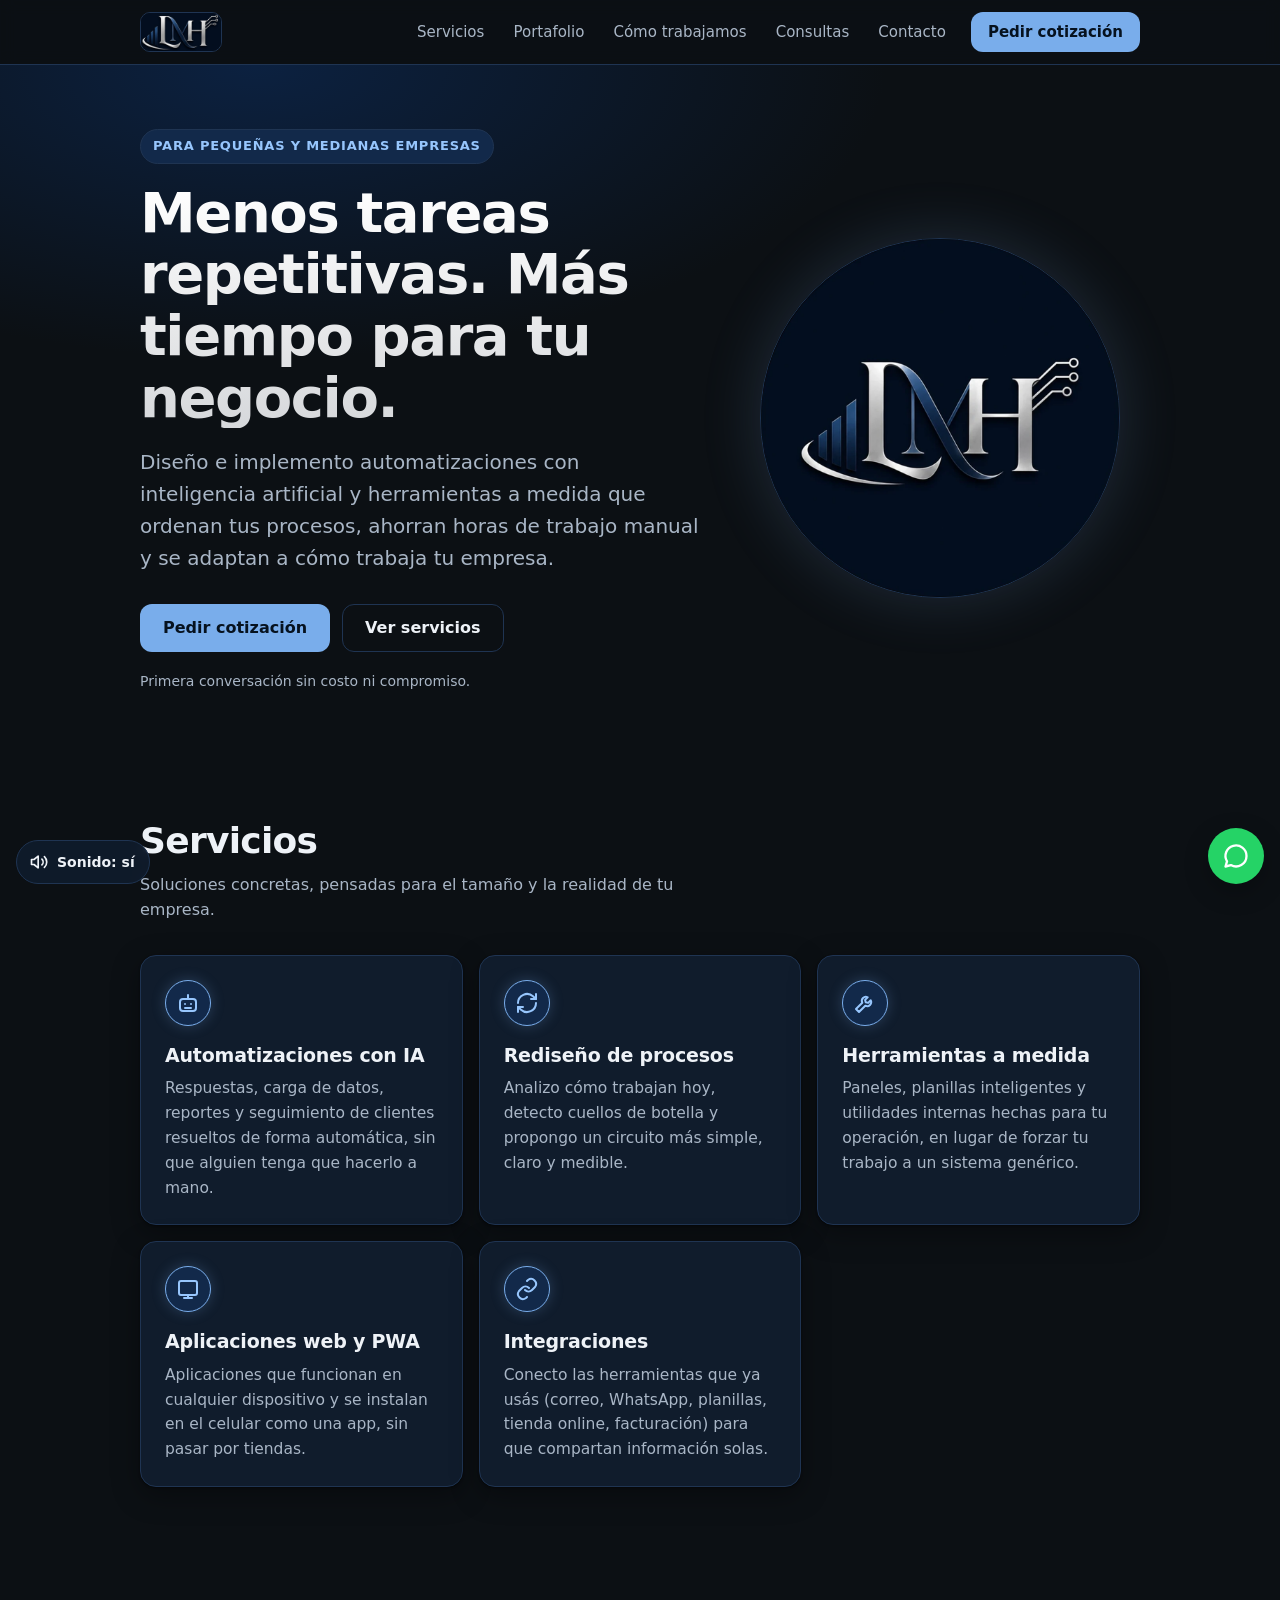
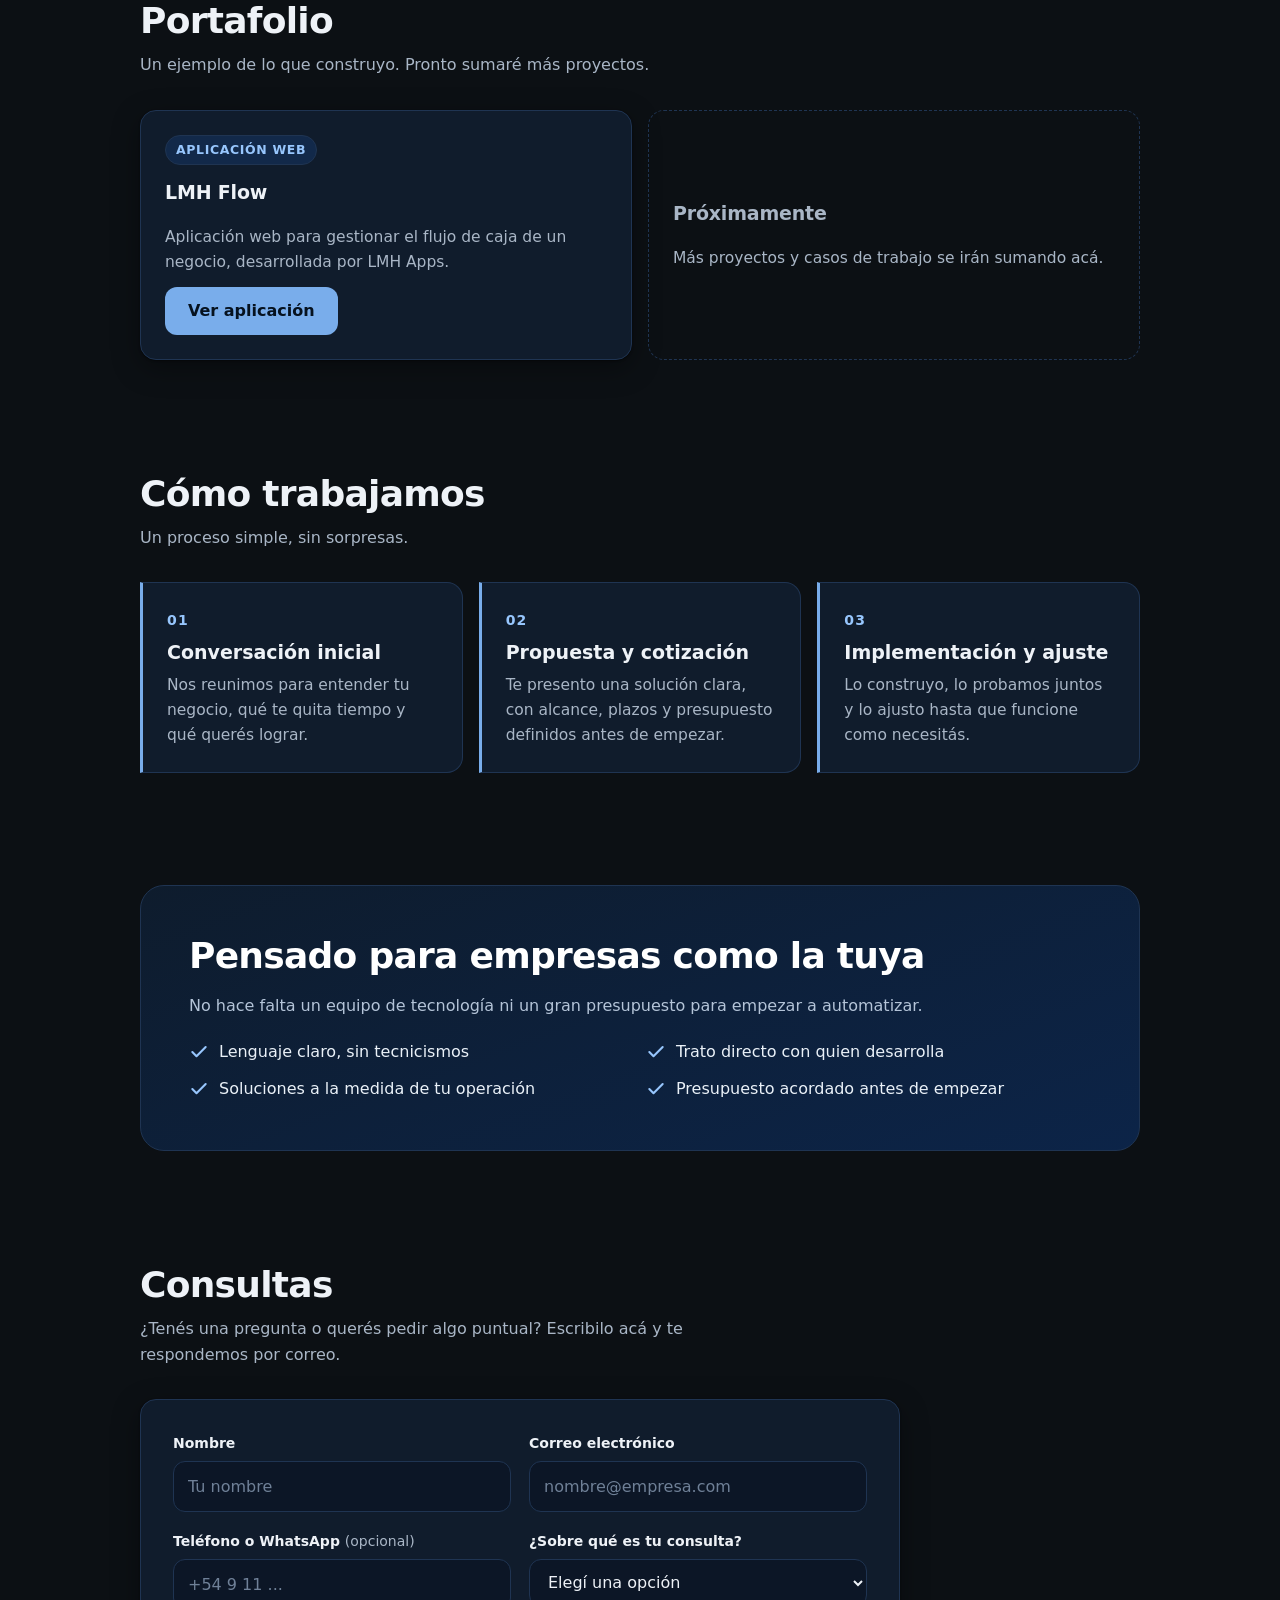
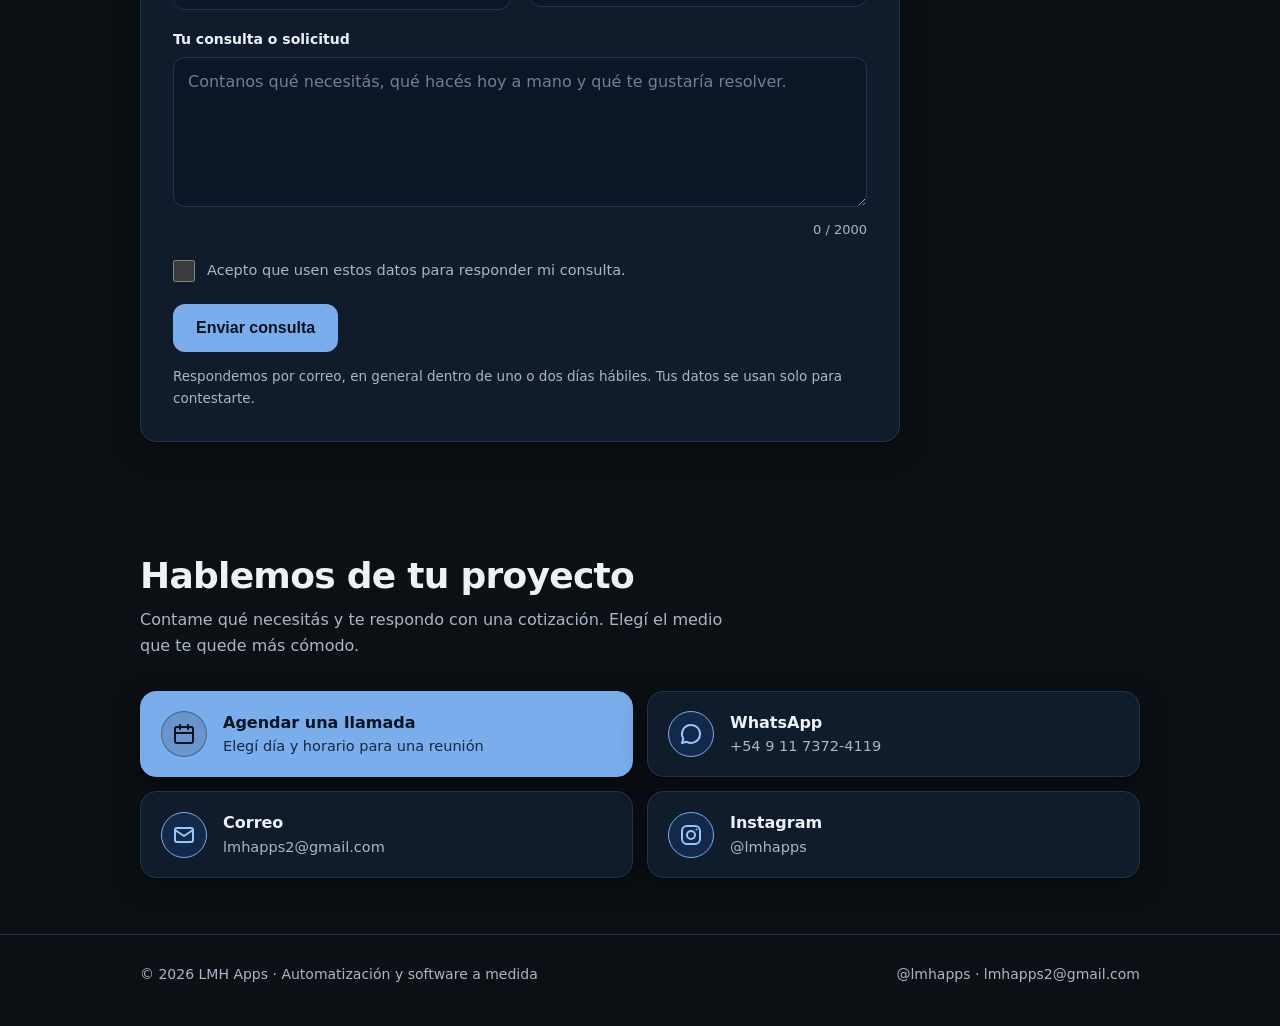
<file: lmhapps-site/index.html>
<!doctype html>
<html lang="es">
<head>
<meta charset="utf-8">
<meta name="viewport" content="width=device-width, initial-scale=1">
<title>LMH Apps · Automatización con IA y software a medida</title>
<meta name="description" content="Automatizaciones con IA, rediseño de procesos, herramientas a medida, aplicaciones web y PWA para pequeñas y medianas empresas. Pedí tu cotización.">
<meta name="theme-color" content="#0c1014">
<meta property="og:title" content="LMH Apps · Automatización con IA y software a medida">
<meta property="og:description" content="Soluciones digitales para pequeñas y medianas empresas. Cotización sin compromiso.">
<meta property="og:type" content="website">
<link rel="icon" type="image/png" href="assets/favicon.png">
<link rel="apple-touch-icon" href="assets/logo.png">
<style>
:root{
  color-scheme:dark;
  --bg:#0c1014; --surface:#101c2c; --ink:#eef2f7; --muted:#a9b6c6; --line:#1f3452;
  --brand:#0e1c2d; --accent:#79adeb; --accent-2:#97c6fd; --accent-ink:#06121f; --accent-soft:#12294a;
  --silver:#d6d8db;
  --shadow:0 1px 2px rgba(0,0,0,.4),0 8px 28px rgba(0,0,0,.35);
}
*{box-sizing:border-box}
html{scroll-behavior:smooth}
body{margin:0;background:var(--bg);color:var(--ink);font:16px/1.6 system-ui,-apple-system,"Segoe UI",Roboto,Arial,sans-serif;-webkit-font-smoothing:antialiased}
a{color:inherit}
.wrap{max-width:1040px;margin:0 auto;padding:0 20px}
header{position:sticky;top:0;z-index:10;background:color-mix(in srgb,var(--bg) 85%,transparent);backdrop-filter:blur(8px);border-bottom:1px solid var(--line)}
.nav{display:flex;align-items:center;justify-content:space-between;height:64px}
.logo{display:flex;align-items:center;gap:10px;font-weight:700;letter-spacing:-.01em;text-decoration:none}
.logo img{height:40px;width:auto;border-radius:10px;border:1px solid var(--line)}
.logo i{display:grid;place-items:center;width:34px;height:34px;border-radius:9px;background:var(--brand);color:var(--accent-2);border:1px solid var(--line);font-style:normal;font-size:14px;letter-spacing:.02em}
.nav a.link{display:none;text-decoration:none;color:var(--muted);font-size:15px;margin-left:24px}
.nav a.link:hover{color:var(--ink)}
@media(min-width:760px){.nav a.link{display:inline}}
.btn{display:inline-flex;align-items:center;justify-content:center;gap:8px;min-height:48px;padding:0 22px;border-radius:12px;font-weight:600;font-size:16px;text-decoration:none;border:1.5px solid transparent;cursor:pointer;transition:transform .12s,box-shadow .12s,background .12s}
.btn:active{transform:translateY(1px)}
.btn:focus-visible,a:focus-visible{outline:3px solid var(--accent);outline-offset:3px}
.btn-primary{background:var(--accent);color:var(--accent-ink)}
.btn-primary:hover{box-shadow:0 6px 22px rgba(121,173,235,.35)}
.btn-ghost{background:transparent;border-color:var(--line);color:var(--ink)}
.btn-ghost:hover{border-color:var(--accent)}
.btn-sm{min-height:40px;padding:0 16px;font-size:15px}
.hero{padding-top:64px;padding-bottom:56px}
.hero-grid{display:grid;gap:40px;align-items:center}
.hero-logo{display:none;width:100%;max-width:360px;height:auto;border-radius:50%;border:1px solid var(--line);box-shadow:0 0 60px rgba(121,173,235,.18);justify-self:center}
@media(min-width:900px){.hero-grid{grid-template-columns:1.4fr 1fr}.hero-logo{display:block}}
main{background:radial-gradient(900px 420px at 20% 0,rgba(12,36,72,.85),transparent 70%) no-repeat}
.eyebrow{display:inline-block;font-size:13px;font-weight:600;letter-spacing:.06em;text-transform:uppercase;color:var(--accent-2);background:var(--accent-soft);border:1px solid var(--line);padding:6px 12px;border-radius:999px}
h1{font-size:clamp(32px,6vw,56px);line-height:1.1;letter-spacing:-.025em;margin:18px 0 18px;max-width:18ch;background:linear-gradient(180deg,#ffffff 0%,var(--silver) 100%);-webkit-background-clip:text;background-clip:text;color:transparent}
.lead{font-size:clamp(17px,2.4vw,20px);color:var(--muted);max-width:60ch;margin:0 0 30px}
.cta-row{display:flex;flex-wrap:wrap;gap:12px}
.hero-note{margin-top:18px;font-size:14px;color:var(--muted)}
section{padding:56px 0}
h2{font-size:clamp(26px,4vw,36px);line-height:1.2;letter-spacing:-.02em;margin:0 0 10px}
.sub{color:var(--muted);max-width:60ch;margin:0 0 32px}
.grid{display:grid;gap:16px;grid-template-columns:1fr}
@media(min-width:620px){.grid{grid-template-columns:repeat(2,1fr)}}
@media(min-width:940px){.grid.g3{grid-template-columns:repeat(3,1fr)}}
.card{background:var(--surface);border:1px solid var(--line);border-radius:16px;padding:24px;box-shadow:var(--shadow)}
.card .ico{width:46px;height:46px;border-radius:50%;background:var(--accent-soft);color:var(--accent-2);border:1.5px solid var(--accent);box-shadow:0 0 14px rgba(121,173,235,.25);display:grid;place-items:center;margin-bottom:14px}
.card h3{margin:0 0 6px;font-size:19px;letter-spacing:-.01em}
.card p{margin:0;color:var(--muted);font-size:15.5px}
svg{display:block}
.steps{counter-reset:s;display:grid;gap:16px}
@media(min-width:760px){.steps{grid-template-columns:repeat(3,1fr)}}
.step{position:relative;padding:24px 24px 24px 24px;border-left:3px solid var(--accent);background:var(--surface);border-radius:0 16px 16px 0;border-top:1px solid var(--line);border-right:1px solid var(--line);border-bottom:1px solid var(--line)}
.step::before{counter-increment:s;content:"0" counter(s);font-weight:700;color:var(--accent-2);font-size:14px;letter-spacing:.08em}
.step h3{margin:4px 0 6px;font-size:19px}
.step p{margin:0;color:var(--muted);font-size:15.5px}
.band{background:linear-gradient(160deg,#0e1c2d 0%,#0c2448 100%);border:1px solid var(--line);color:#eaf1f8;border-radius:24px;padding:36px 24px}
@media(min-width:760px){.band{padding:48px}}
.band h2{color:#fff}
.band p{color:#b4c4d8}
.checks{list-style:none;padding:0;margin:20px 0 0;display:grid;gap:12px}
@media(min-width:760px){.checks{grid-template-columns:repeat(2,1fr)}}
.checks li{display:flex;gap:10px;align-items:flex-start;color:#eaf1f8}
.checks svg{flex:none;margin-top:3px;color:var(--accent-2)}
.contact-grid{display:grid;gap:14px;grid-template-columns:1fr}
@media(min-width:760px){.contact-grid{grid-template-columns:repeat(2,1fr)}}
.contact-card{display:flex;align-items:center;gap:16px;background:var(--surface);border:1px solid var(--line);border-radius:16px;padding:18px 20px;text-decoration:none;box-shadow:var(--shadow);transition:border-color .12s,transform .12s}
.contact-card:hover{border-color:var(--accent);transform:translateY(-2px)}
.contact-card .ico{flex:none;width:46px;height:46px;border-radius:50%;background:var(--accent-soft);color:var(--accent-2);border:1.5px solid var(--accent);display:grid;place-items:center}
.contact-card b{display:block;font-size:16px}
.contact-card span{display:block;color:var(--muted);font-size:14.5px;word-break:break-word}
.contact-card.primary{background:var(--accent);border-color:var(--accent);color:var(--accent-ink)}
.contact-card.primary .ico{background:rgba(6,18,31,.15);color:var(--accent-ink);border-color:rgba(6,18,31,.35);box-shadow:none}
.contact-card.primary span{color:inherit;opacity:.85}

.proj{display:grid;gap:16px;grid-template-columns:1fr}
@media(min-width:760px){.proj{grid-template-columns:repeat(2,1fr)}}
.proj .card{display:flex;flex-direction:column;gap:12px}
.tag{align-self:flex-start;font-size:12.5px;font-weight:600;letter-spacing:.05em;text-transform:uppercase;color:var(--accent-2);background:var(--accent-soft);border:1px solid var(--line);padding:4px 10px;border-radius:999px}
.proj .card .btn{align-self:flex-start;margin-top:auto}
.card.soon{border-style:dashed;background:transparent;box-shadow:none;justify-content:center}
.card.soon h3{color:var(--muted)}

/* Efecto al pasar el mouse: barrido de color y texto resaltado */
.btn,.contact-card{position:relative;overflow:hidden;isolation:isolate}
.btn::before,.contact-card::before{content:"";position:absolute;inset:0;z-index:-1;transform:translateX(-101%);transition:transform .4s cubic-bezier(.2,.7,.2,1)}
.btn{transition:color .3s ease,text-shadow .3s ease,border-color .3s,box-shadow .3s,transform .12s}
.btn-primary::before{background:#cfe3ff}
.btn-ghost::before{background:var(--accent)}
.contact-card::before{background:linear-gradient(90deg,rgba(121,173,235,.22),rgba(121,173,235,.06))}
.contact-card.primary::before{background:#cfe3ff}
.contact-card b,.contact-card span{transition:color .3s ease,transform .3s ease}
.nav a.link{padding-bottom:3px;background:linear-gradient(var(--accent-2),var(--accent-2)) left bottom/0 2px no-repeat;transition:color .25s ease,background-size .3s ease}
@media(hover:hover){
  .btn:hover::before,.contact-card:hover::before{transform:translateX(0)}
  .btn-primary:hover{color:#06121f;text-shadow:0 0 .6px #06121f}
  .btn-ghost:hover{color:var(--accent-ink);text-shadow:0 0 .6px var(--accent-ink)}
  .contact-card:hover b{color:var(--accent-2);transform:translateX(4px)}
  .contact-card.primary:hover b{color:#06121f}
  .contact-card:hover span{transform:translateX(4px)}
  .nav a.link:hover{color:var(--ink);background-size:100% 2px}
}
.btn:focus-visible::before,.contact-card:focus-visible::before{transform:translateX(0)}
.btn-primary:focus-visible{color:#06121f}
.btn-ghost:focus-visible{color:var(--accent-ink)}

/* Zoom de lectura en los recuadros de servicios (solo computadora con mouse) */
@media (hover:hover) and (min-width:900px){
  #servicios .card{position:relative;transition:transform .35s cubic-bezier(.2,.7,.2,1) .15s,box-shadow .35s ease .15s,border-color .35s ease .15s,background-color .35s ease .15s}
  #servicios .card:hover{transform:scale(1.08);z-index:5;border-color:var(--accent);background-color:#14263c;box-shadow:0 22px 56px rgba(0,0,0,.6),0 0 0 1px var(--accent)}
  #servicios .card:hover h3{color:var(--accent-2)}
}
@media (hover:hover) and (min-width:1100px){
  #servicios .card:hover{transform:scale(1.13)}
}
@media (hover:hover) and (min-width:900px){
  #servicios .card:hover p{color:var(--ink)}
  #servicios .card h3,#servicios .card p{transition:color .3s ease .15s}
}

/* Interruptor de sonido (solo computadora con mouse) */
.snd{display:none;position:fixed;left:16px;bottom:16px;z-index:20;align-items:center;gap:8px;height:44px;padding:0 14px 0 12px;border-radius:999px;border:1px solid var(--line);background:color-mix(in srgb,var(--surface) 92%,transparent);backdrop-filter:blur(6px);color:var(--ink);font:600 14px/1 system-ui,-apple-system,"Segoe UI",Roboto,Arial,sans-serif;cursor:pointer;transition:border-color .2s,color .2s}
.snd:hover{border-color:var(--accent)}
.snd[aria-pressed="false"]{color:var(--muted)}
.snd .off{display:none}
.snd[aria-pressed="false"] .on{display:none}
.snd[aria-pressed="false"] .off{display:block}
@media (hover:hover) and (min-width:900px){.snd{display:inline-flex}}
/* Consultas (formulario) */
#consultas .form-card{background:var(--surface);border:1px solid var(--line);border-radius:16px;padding:24px;box-shadow:var(--shadow);max-width:760px}
@media(min-width:760px){#consultas .form-card{padding:32px}}
.form-grid{display:grid;gap:18px}
@media(min-width:760px){.form-grid.two{grid-template-columns:1fr 1fr}}
.field label{display:block;font-weight:600;font-size:14px;margin:0 0 6px;color:var(--ink)}
.field label .opt{font-weight:400;color:var(--muted)}
.field input,.field select,.field textarea{width:100%;min-height:48px;padding:12px 14px;border-radius:12px;border:1.5px solid var(--line);background:#0c1626;color:var(--ink);font:inherit;transition:border-color .12s}
.field textarea{min-height:150px;resize:vertical;line-height:1.5}
.field select{appearance:auto}
.field input::placeholder,.field textarea::placeholder{color:#6f8097}
.field input:hover,.field select:hover,.field textarea:hover{border-color:#2c4a73}
.field input:focus-visible,.field select:focus-visible,.field textarea:focus-visible{outline:3px solid var(--accent);outline-offset:2px;border-color:var(--accent)}
.field [aria-invalid="true"]{border-color:#e5736f}
.field-error{margin:6px 0 0;font-size:13.5px;color:#ffb4b0;min-height:0}
.field-error:empty{display:none}
.counter{margin:6px 0 0;font-size:13px;color:var(--muted);text-align:right}
.field label.consent{display:flex;gap:12px;align-items:flex-start;font-size:14.5px;font-weight:400;color:var(--muted);margin:0;cursor:pointer}
.field .consent input{flex:none;width:22px;height:22px;min-height:0;padding:0;margin:1px 0 0;accent-color:var(--accent)}
.hp{position:absolute!important;left:-9999px;width:1px;height:1px;overflow:hidden}
.form-actions{display:flex;flex-wrap:wrap;align-items:center;gap:14px}
.form-actions .btn[disabled]{opacity:.65;cursor:progress;box-shadow:none}
.form-note{font-size:13.5px;color:var(--muted);margin:14px 0 0}
.form-status{margin:18px 0 0;padding:14px 16px;border-radius:12px;font-size:15px;display:none}
.form-status.show{display:block}
.form-status.err{background:#2a1517;border:1px solid #7a2f33;color:#ffd3d1}
.form-status a{color:#fff}
.thanks{display:none;text-align:left}
.thanks.show{display:block}
.thanks .ico{width:56px;height:56px;border-radius:50%;background:var(--accent-soft);color:var(--accent-2);border:1.5px solid var(--accent);display:grid;place-items:center;margin-bottom:16px}
.thanks h3{margin:0 0 8px;font-size:24px;letter-spacing:-.01em}
.thanks p{margin:0 0 20px;color:var(--muted)}
footer{border-top:1px solid var(--line);padding:28px 0 40px;color:var(--muted);font-size:14px}
.foot{display:flex;flex-wrap:wrap;gap:10px 24px;justify-content:space-between}
.foot a{text-decoration:none}.foot a:hover{color:var(--ink)}
.wa-float{position:fixed;right:16px;bottom:16px;z-index:20;display:grid;place-items:center;width:56px;height:56px;border-radius:50%;background:#25d366;color:#fff;box-shadow:0 8px 24px rgba(0,0,0,.25)}
.wa-float:hover{transform:scale(1.05)}
@media(prefers-reduced-motion:reduce){*{transition:none!important;scroll-behavior:auto!important}}
</style>
</head>
<body>

<header>
  <div class="wrap nav">
    <a class="logo" href="#inicio" aria-label="LMH Apps, inicio"><img src="assets/logo-mark.png" alt="LMH Apps" width="84" height="40"></a>
    <nav aria-label="Principal">
      <a class="link" href="#servicios">Servicios</a>
      <a class="link" href="#portafolio">Portafolio</a>
      <a class="link" href="#proceso">Cómo trabajamos</a>
      <a class="link" href="#consultas">Consultas</a>
      <a class="link" href="#contacto">Contacto</a>
      <a class="btn btn-primary btn-sm" href="#contacto" style="margin-left:20px">Pedir cotización</a>
    </nav>
  </div>
</header>

<main id="inicio">
  <div class="wrap hero"><div class="hero-grid"><div class="hero-text">
    <span class="eyebrow">Para pequeñas y medianas empresas</span>
    <h1>Menos tareas repetitivas. Más tiempo para tu negocio.</h1>
    <p class="lead">Diseño e implemento automatizaciones con inteligencia artificial y herramientas a medida que ordenan tus procesos, ahorran horas de trabajo manual y se adaptan a cómo trabaja tu empresa.</p>
    <div class="cta-row">
      <a class="btn btn-primary" href="#contacto">Pedir cotización</a>
      <a class="btn btn-ghost" href="#servicios">Ver servicios</a>
    </div>
    <p class="hero-note">Primera conversación sin costo ni compromiso.</p>
    </div>
    <img class="hero-logo" src="assets/logo.png" alt="Logo de LMH Apps" width="360" height="360">
  </div></div>

  <section id="servicios">
    <div class="wrap">
      <h2>Servicios</h2>
      <p class="sub">Soluciones concretas, pensadas para el tamaño y la realidad de tu empresa.</p>
      <div class="grid g3">
        <article class="card">
          <div class="ico"><svg width="24" height="24" viewBox="0 0 24 24" fill="none" stroke="currentColor" stroke-width="2" stroke-linecap="round" stroke-linejoin="round" aria-hidden="true"><rect x="4" y="8" width="16" height="12" rx="3"/><path d="M12 8V4M9 13h.01M15 13h.01M9 17h6"/></svg></div>
          <h3>Automatizaciones con IA</h3>
          <p>Respuestas, carga de datos, reportes y seguimiento de clientes resueltos de forma automática, sin que alguien tenga que hacerlo a mano.</p>
        </article>
        <article class="card">
          <div class="ico"><svg width="24" height="24" viewBox="0 0 24 24" fill="none" stroke="currentColor" stroke-width="2" stroke-linecap="round" stroke-linejoin="round" aria-hidden="true"><path d="M3 12a9 9 0 0 1 15-6.7L21 8"/><path d="M21 3v5h-5"/><path d="M21 12a9 9 0 0 1-15 6.7L3 16"/><path d="M3 21v-5h5"/></svg></div>
          <h3>Rediseño de procesos</h3>
          <p>Analizo cómo trabajan hoy, detecto cuellos de botella y propongo un circuito más simple, claro y medible.</p>
        </article>
        <article class="card">
          <div class="ico"><svg width="24" height="24" viewBox="0 0 24 24" fill="none" stroke="currentColor" stroke-width="2" stroke-linecap="round" stroke-linejoin="round" aria-hidden="true"><path d="M14.7 6.3a4 4 0 0 0-5.4 5.4L3 18l3 3 6.3-6.3a4 4 0 0 0 5.4-5.4l-2.6 2.6-2.4-.6-.6-2.4z"/></svg></div>
          <h3>Herramientas a medida</h3>
          <p>Paneles, planillas inteligentes y utilidades internas hechas para tu operación, en lugar de forzar tu trabajo a un sistema genérico.</p>
        </article>
        <article class="card">
          <div class="ico"><svg width="24" height="24" viewBox="0 0 24 24" fill="none" stroke="currentColor" stroke-width="2" stroke-linecap="round" stroke-linejoin="round" aria-hidden="true"><rect x="3" y="4" width="18" height="14" rx="2"/><path d="M8 21h8M12 18v3"/></svg></div>
          <h3>Aplicaciones web y PWA</h3>
          <p>Aplicaciones que funcionan en cualquier dispositivo y se instalan en el celular como una app, sin pasar por tiendas.</p>
        </article>
        <article class="card">
          <div class="ico"><svg width="24" height="24" viewBox="0 0 24 24" fill="none" stroke="currentColor" stroke-width="2" stroke-linecap="round" stroke-linejoin="round" aria-hidden="true"><path d="M10 13a5 5 0 0 0 7 0l3-3a5 5 0 0 0-7-7l-1 1"/><path d="M14 11a5 5 0 0 0-7 0l-3 3a5 5 0 0 0 7 7l1-1"/></svg></div>
          <h3>Integraciones</h3>
          <p>Conecto las herramientas que ya usás (correo, WhatsApp, planillas, tienda online, facturación) para que compartan información solas.</p>
        </article>
      </div>
    </div>
  </section>

  <section id="portafolio">
    <div class="wrap">
      <h2>Portafolio</h2>
      <p class="sub">Un ejemplo de lo que construyo. Pronto sumaré más proyectos.</p>
      <div class="proj">
        <article class="card">
          <span class="tag">Aplicación web</span>
          <h3>LMH Flow</h3>
          <p>Aplicación web para gestionar el flujo de caja de un negocio, desarrollada por LMH Apps.</p>
          <a class="btn btn-primary" href="https://lmh-flowfinance.netlify.app" target="_blank" rel="noopener">Ver aplicación</a>
        </article>
        <article class="card soon">
          <h3>Próximamente</h3>
          <p>Más proyectos y casos de trabajo se irán sumando acá.</p>
        </article>
      </div>
    </div>
  </section>

  <section id="proceso">
    <div class="wrap">
      <h2>Cómo trabajamos</h2>
      <p class="sub">Un proceso simple, sin sorpresas.</p>
      <div class="steps">
        <div class="step"><h3>Conversación inicial</h3><p>Nos reunimos para entender tu negocio, qué te quita tiempo y qué querés lograr.</p></div>
        <div class="step"><h3>Propuesta y cotización</h3><p>Te presento una solución clara, con alcance, plazos y presupuesto definidos antes de empezar.</p></div>
        <div class="step"><h3>Implementación y ajuste</h3><p>Lo construyo, lo probamos juntos y lo ajusto hasta que funcione como necesitás.</p></div>
      </div>
    </div>
  </section>

  <section>
    <div class="wrap">
      <div class="band">
        <h2>Pensado para empresas como la tuya</h2>
        <p>No hace falta un equipo de tecnología ni un gran presupuesto para empezar a automatizar.</p>
        <ul class="checks">
          <li><svg width="20" height="20" viewBox="0 0 24 24" fill="none" stroke="currentColor" stroke-width="2.5" stroke-linecap="round" stroke-linejoin="round" aria-hidden="true"><path d="M20 6 9 17l-5-5"/></svg>Lenguaje claro, sin tecnicismos</li>
          <li><svg width="20" height="20" viewBox="0 0 24 24" fill="none" stroke="currentColor" stroke-width="2.5" stroke-linecap="round" stroke-linejoin="round" aria-hidden="true"><path d="M20 6 9 17l-5-5"/></svg>Trato directo con quien desarrolla</li>
          <li><svg width="20" height="20" viewBox="0 0 24 24" fill="none" stroke="currentColor" stroke-width="2.5" stroke-linecap="round" stroke-linejoin="round" aria-hidden="true"><path d="M20 6 9 17l-5-5"/></svg>Soluciones a la medida de tu operación</li>
          <li><svg width="20" height="20" viewBox="0 0 24 24" fill="none" stroke="currentColor" stroke-width="2.5" stroke-linecap="round" stroke-linejoin="round" aria-hidden="true"><path d="M20 6 9 17l-5-5"/></svg>Presupuesto acordado antes de empezar</li>
        </ul>
      </div>
    </div>
  </section>

  <section id="consultas">
    <div class="wrap">
      <h2>Consultas</h2>
      <p class="sub">¿Tenés una pregunta o querés pedir algo puntual? Escribilo acá y te respondemos por correo.</p>

      <div class="form-card">
        <form id="consultaForm" novalidate autocomplete="on">
          <div class="form-grid">
            <div class="form-grid two">
              <div class="field">
                <label for="cf-nombre">Nombre</label>
                <input id="cf-nombre" name="name" type="text" autocomplete="name" maxlength="80" required aria-describedby="cf-nombre-err" placeholder="Tu nombre">
                <p class="field-error" id="cf-nombre-err" role="alert"></p>
              </div>
              <div class="field">
                <label for="cf-email">Correo electrónico</label>
                <input id="cf-email" name="email" type="email" autocomplete="email" inputmode="email" maxlength="120" required aria-describedby="cf-email-err" placeholder="nombre@empresa.com">
                <p class="field-error" id="cf-email-err" role="alert"></p>
              </div>
            </div>

            <div class="form-grid two">
              <div class="field">
                <label for="cf-tel">Teléfono o WhatsApp <span class="opt">(opcional)</span></label>
                <input id="cf-tel" name="phone" type="tel" autocomplete="tel" inputmode="tel" maxlength="30" aria-describedby="cf-tel-err" placeholder="+54 9 11 ...">
                <p class="field-error" id="cf-tel-err" role="alert"></p>
              </div>
              <div class="field">
                <label for="cf-motivo">¿Sobre qué es tu consulta?</label>
                <select id="cf-motivo" name="motivo" required aria-describedby="cf-motivo-err">
                  <option value="">Elegí una opción</option>
                  <option>Pedir una cotización</option>
                  <option>Automatizaciones con IA</option>
                  <option>Rediseño de procesos</option>
                  <option>Herramientas a medida</option>
                  <option>Aplicación web o PWA</option>
                  <option>Integraciones</option>
                  <option>Otra consulta</option>
                </select>
                <p class="field-error" id="cf-motivo-err" role="alert"></p>
              </div>
            </div>

            <div class="field">
              <label for="cf-msg">Tu consulta o solicitud</label>
              <textarea id="cf-msg" name="message" maxlength="2000" required aria-describedby="cf-msg-err cf-count" placeholder="Contanos qué necesitás, qué hacés hoy a mano y qué te gustaría resolver."></textarea>
              <p class="field-error" id="cf-msg-err" role="alert"></p>
              <p class="counter" id="cf-count" aria-live="off">0 / 2000</p>
            </div>

            <!-- Trampa para robots: las personas no lo ven ni lo completan -->
            <div class="hp" aria-hidden="true">
              <label for="cf-web">No completar este campo</label>
              <input id="cf-web" name="_honey" type="text" tabindex="-1" autocomplete="off">
            </div>

            <div class="field">
              <label class="consent" for="cf-ok">
                <input id="cf-ok" name="consent" type="checkbox" required aria-describedby="cf-ok-err">
                <span>Acepto que usen estos datos para responder mi consulta.</span>
              </label>
              <p class="field-error" id="cf-ok-err" role="alert"></p>
            </div>
          </div>

          <div class="form-actions" style="margin-top:22px">
            <button class="btn btn-primary" id="cf-enviar" type="submit">Enviar consulta</button>
          </div>
          <p class="form-note">Respondemos por correo, en general dentro de uno o dos días hábiles. Tus datos se usan solo para contestarte.</p>
          <div class="form-status err" id="cf-status" role="status" aria-live="polite" tabindex="-1"></div>
        </form>

        <div class="thanks" id="cf-thanks" role="status" aria-live="polite" tabindex="-1">
          <div class="ico"><svg width="26" height="26" viewBox="0 0 24 24" fill="none" stroke="currentColor" stroke-width="2.2" stroke-linecap="round" stroke-linejoin="round" aria-hidden="true"><path d="M20 6 9 17l-5-5"/></svg></div>
          <h3>¡Gracias! Recibimos tu consulta</h3>
          <p id="cf-thanks-txt">Te vamos a responder por correo a la brevedad.</p>
          <button class="btn btn-ghost btn-sm" type="button" id="cf-otra">Enviar otra consulta</button>
        </div>
      </div>
    </div>
  </section>

  <section id="contacto">
    <div class="wrap">
      <h2>Hablemos de tu proyecto</h2>
      <p class="sub">Contame qué necesitás y te respondo con una cotización. Elegí el medio que te quede más cómodo.</p>
      <div class="contact-grid">
        <!-- AGENDA: reemplazar el valor de href por el enlace de la página de reservas de Google Calendar -->
        <a class="contact-card primary" id="agendar" href="https://wa.me/5491173724119?text=Hola%2C%20quiero%20agendar%20una%20reuni%C3%B3n%20para%20cotizar%20un%20proyecto." target="_blank" rel="noopener">
          <div class="ico"><svg width="24" height="24" viewBox="0 0 24 24" fill="none" stroke="currentColor" stroke-width="2" stroke-linecap="round" stroke-linejoin="round" aria-hidden="true"><rect x="3" y="5" width="18" height="16" rx="2"/><path d="M16 3v4M8 3v4M3 11h18"/></svg></div>
          <div><b>Agendar una llamada</b><span>Elegí día y horario para una reunión</span></div>
        </a>
        <a class="contact-card" href="https://wa.me/5491173724119?text=Hola%2C%20quiero%20pedir%20una%20cotizaci%C3%B3n." target="_blank" rel="noopener">
          <div class="ico"><svg width="24" height="24" viewBox="0 0 24 24" fill="none" stroke="currentColor" stroke-width="2" stroke-linecap="round" stroke-linejoin="round" aria-hidden="true"><path d="M21 12a9 9 0 0 1-13.4 7.8L3 21l1.3-4.4A9 9 0 1 1 21 12z"/></svg></div>
          <div><b>WhatsApp</b><span>+54 9 11 7372-4119</span></div>
        </a>
        <a class="contact-card" href="mailto:lmhapps2@gmail.com?subject=Consulta%20de%20cotizaci%C3%B3n&body=Hola%2C%20quiero%20cotizar%20un%20proyecto.%0A%0ANombre%3A%0AEmpresa%3A%0A%C2%BFQu%C3%A9%20necesito%3F%3A">
          <div class="ico"><svg width="24" height="24" viewBox="0 0 24 24" fill="none" stroke="currentColor" stroke-width="2" stroke-linecap="round" stroke-linejoin="round" aria-hidden="true"><rect x="3" y="5" width="18" height="14" rx="2"/><path d="m3 7 9 6 9-6"/></svg></div>
          <div><b>Correo</b><span>lmhapps2@gmail.com</span></div>
        </a>
        <a class="contact-card" href="https://instagram.com/lmhapps" target="_blank" rel="noopener">
          <div class="ico"><svg width="24" height="24" viewBox="0 0 24 24" fill="none" stroke="currentColor" stroke-width="2" stroke-linecap="round" stroke-linejoin="round" aria-hidden="true"><rect x="3" y="3" width="18" height="18" rx="5"/><circle cx="12" cy="12" r="4"/><path d="M17.5 6.5h.01"/></svg></div>
          <div><b>Instagram</b><span>@lmhapps</span></div>
        </a>
      </div>
    </div>
  </section>
</main>

<footer>
  <div class="wrap foot">
    <span>© <span id="y">2026</span> LMH Apps · Automatización y software a medida</span>
    <span><a href="https://instagram.com/lmhapps" target="_blank" rel="noopener">@lmhapps</a> · <a href="mailto:lmhapps2@gmail.com">lmhapps2@gmail.com</a></span>
  </div>
</footer>

<button class="snd" id="snd" type="button" aria-pressed="true" aria-label="Sonido de los recuadros de servicios">
  <svg class="on" width="20" height="20" viewBox="0 0 24 24" fill="none" stroke="currentColor" stroke-width="2" stroke-linecap="round" stroke-linejoin="round" aria-hidden="true"><path d="M11 5 6 9H3v6h3l5 4z"/><path d="M15.5 8.5a5 5 0 0 1 0 7M18.5 5.5a9 9 0 0 1 0 13"/></svg>
  <svg class="off" width="20" height="20" viewBox="0 0 24 24" fill="none" stroke="currentColor" stroke-width="2" stroke-linecap="round" stroke-linejoin="round" aria-hidden="true"><path d="M11 5 6 9H3v6h3l5 4z"/><path d="m22 9-6 6M16 9l6 6"/></svg>
  <span id="sndTxt">Sonido</span>
</button>

<a class="wa-float" href="https://wa.me/5491173724119?text=Hola%2C%20quiero%20pedir%20una%20cotizaci%C3%B3n." target="_blank" rel="noopener" aria-label="Escribir por WhatsApp">
  <svg width="28" height="28" viewBox="0 0 24 24" fill="none" stroke="currentColor" stroke-width="2" stroke-linecap="round" stroke-linejoin="round" aria-hidden="true"><path d="M21 12a9 9 0 0 1-13.4 7.8L3 21l1.3-4.4A9 9 0 1 1 21 12z"/></svg>
</a>

<script>document.getElementById('y').textContent=new Date().getFullYear()</script>
<script>
(function(){
  var KEY='lmh-sound', on=true, ctx=null, unlocked=false;
  try{ if(localStorage.getItem(KEY)==='off') on=false; }catch(e){}
  var desktop=window.matchMedia('(hover:hover) and (min-width:900px)');
  var reduce=window.matchMedia('(prefers-reduced-motion:reduce)');
  var btn=document.getElementById('snd'), txt=document.getElementById('sndTxt');
  function paint(){ btn.setAttribute('aria-pressed',on); txt.textContent=on?'Sonido: sí':'Sonido: no'; }
  paint();

  // Los navegadores solo permiten sonido después de que la persona hizo clic, tocó o apretó una tecla.
  function unlock(){
    if(unlocked) return;
    try{
      var AC=window.AudioContext||window.webkitAudioContext; if(!AC) return;
      ctx=new AC(); if(ctx.state==='suspended') ctx.resume(); unlocked=true;
    }catch(e){}
  }
  ['pointerdown','keydown','touchstart'].forEach(function(ev){ window.addEventListener(ev,unlock,{passive:true}); });

  function tone(f1,f2,dur,vol){
    if(!on||!ctx||ctx.state!=='running'||reduce.matches) return;
    var t=ctx.currentTime, o=ctx.createOscillator(), g=ctx.createGain();
    o.type='sine';
    o.frequency.setValueAtTime(f1,t);
    o.frequency.exponentialRampToValueAtTime(f2,t+dur);
    g.gain.setValueAtTime(0.0001,t);
    g.gain.exponentialRampToValueAtTime(vol,t+0.012);
    g.gain.exponentialRampToValueAtTime(0.0001,t+dur);
    o.connect(g); g.connect(ctx.destination);
    o.start(t); o.stop(t+dur+0.02);
  }
  function zoomIn(){ tone(620,980,0.09,0.07); setTimeout(function(){ tone(980,1240,0.07,0.04); },55); }
  function zoomOut(){ tone(780,480,0.08,0.05); }

  btn.addEventListener('click',function(){
    on=!on; paint();
    try{ localStorage.setItem(KEY,on?'on':'off'); }catch(e){}
    if(on) zoomIn();
  });

  // Mismo retardo que el zoom en CSS (0.15 s): una pasada rápida no suena ni agranda.
  document.querySelectorAll('#servicios .card').forEach(function(card){
    var timer=null, leaveTimer=null, zoomed=false;
    card.addEventListener('pointerenter',function(e){
      if(e.pointerType!=='mouse'||!desktop.matches) return;
      // Al agrandarse el recuadro, el navegador puede registrar una salida y entrada falsas casi juntas: se ignoran.
      if(leaveTimer){ clearTimeout(leaveTimer); leaveTimer=null; return; }
      timer=setTimeout(function(){ zoomed=true; zoomIn(); },150);
    });
    card.addEventListener('pointerleave',function(){
      clearTimeout(timer);
      leaveTimer=setTimeout(function(){
        leaveTimer=null;
        if(zoomed){ zoomed=false; zoomOut(); }
      },80);
    });
  });
})();
</script>
<script>
(function(){
  var DEST='https://formsubmit.co/ajax/lmhapps2@gmail.com';
  var KEY='lmh-consulta-ts', MIN_MS=3000, ESPERA_MS=60000;
  var form=document.getElementById('consultaForm'); if(!form) return;
  var thanks=document.getElementById('cf-thanks'), thanksTxt=document.getElementById('cf-thanks-txt');
  var status=document.getElementById('cf-status'), btn=document.getElementById('cf-enviar');
  var msg=document.getElementById('cf-msg'), count=document.getElementById('cf-count');
  var abierta=Date.now();

  function $(id){ return document.getElementById(id); }
  function err(id,texto){
    var campo=$(id), p=$(id+'-err'); if(!p) return;
    p.textContent=texto||'';
    var inp = id==='cf-ok' ? $('cf-ok') : campo;
    if(inp){ if(texto) inp.setAttribute('aria-invalid','true'); else inp.removeAttribute('aria-invalid'); }
  }
  function limpiar(){ ['cf-nombre','cf-email','cf-tel','cf-motivo','cf-msg','cf-ok'].forEach(function(i){ err(i,''); }); }

  msg.addEventListener('input',function(){ count.textContent=msg.value.length+' / 2000'; });
  ['cf-nombre','cf-email','cf-tel','cf-motivo','cf-msg','cf-ok'].forEach(function(id){
    $(id).addEventListener('input',function(){ err(id,''); });
    $(id).addEventListener('change',function(){ err(id,''); });
  });

  function validar(v){
    var primero=null, ok=true;
    function mal(id,t){ err(id,t); ok=false; if(!primero) primero=$(id); }
    if(v.name.length<2) mal('cf-nombre','Escribí tu nombre.');
    if(!/^[^\s@]+@[^\s@]+\.[^\s@]{2,}$/.test(v.email)) mal('cf-email','Escribí un correo válido, por ejemplo nombre@empresa.com.');
    if(v.phone && !/^[0-9+()\-\s]{6,30}$/.test(v.phone)) mal('cf-tel','Revisá el teléfono: solo números, espacios, + y guiones.');
    if(!v.motivo) mal('cf-motivo','Elegí sobre qué es tu consulta.');
    if(v.message.length<10) mal('cf-msg','Contanos un poco más (mínimo 10 caracteres).');
    if(!$('cf-ok').checked) mal('cf-ok','Necesitamos tu aceptación para poder responderte.');
    if(primero) primero.focus();
    return ok;
  }

  function mostrarError(t){
    status.innerHTML=t; status.classList.add('show'); status.focus();
  }
  function fallback(){
    return 'No pudimos enviar tu consulta ahora. Probá de nuevo en unos minutos o escribinos a <a href="mailto:lmhapps2@gmail.com">lmhapps2@gmail.com</a> o por <a href="https://wa.me/5491173724119" target="_blank" rel="noopener">WhatsApp</a>.';
  }
  function exito(email){
    form.style.display='none';
    thanksTxt.textContent='Te vamos a responder a '+email+' a la brevedad.';
    thanks.classList.add('show'); thanks.focus();
  }

  form.addEventListener('submit',function(e){
    e.preventDefault();
    status.classList.remove('show'); status.textContent=''; limpiar();

    var v={
      name:$('cf-nombre').value.trim(), email:$('cf-email').value.trim(), phone:$('cf-tel').value.trim(),
      motivo:$('cf-motivo').value, message:msg.value.trim()
    };
    if(!validar(v)) return;

    // Anti-spam: campo trampa lleno o envío demasiado rápido = robot. Se simula éxito sin enviar.
    if($('cf-web').value || Date.now()-abierta<MIN_MS){ exito(v.email); return; }

    var ultimo=0; try{ ultimo=Number(localStorage.getItem(KEY))||0; }catch(x){}
    if(Date.now()-ultimo<ESPERA_MS){ mostrarError('Ya enviaste una consulta hace un momento. Esperá un minuto antes de mandar otra.'); return; }

    btn.disabled=true; var txt=btn.textContent; btn.textContent='Enviando…';
    var ctrl=('AbortController' in window)?new AbortController():null;
    var corte=setTimeout(function(){ if(ctrl) ctrl.abort(); },15000);

    fetch(DEST,{
      method:'POST',
      headers:{'Content-Type':'application/json','Accept':'application/json'},
      body:JSON.stringify({
        name:v.name, email:v.email, phone:v.phone||'(no indicó)', motivo:v.motivo, message:v.message,
        _subject:'Nueva consulta web · '+v.motivo+' · '+v.name,
        _template:'table', _captcha:'false'
      }),
      signal:ctrl?ctrl.signal:undefined
    }).then(function(r){
      return r.json().catch(function(){ return {}; }).then(function(d){ return {ok:r.ok,d:d}; });
    }).then(function(x){
      var bien = x.ok && (x.d.success===true || x.d.success==='true');
      if(!bien) throw new Error('envio');
      try{ localStorage.setItem(KEY,String(Date.now())); }catch(y){}
      form.reset(); count.textContent='0 / 2000';
      exito(v.email);
    }).catch(function(){
      mostrarError(fallback());
    }).then(function(){
      clearTimeout(corte); btn.disabled=false; btn.textContent=txt;
    });
  });

  $('cf-otra').addEventListener('click',function(){
    thanks.classList.remove('show'); form.style.display=''; abierta=Date.now();
    $('cf-nombre').focus();
  });
})();
</script>
</body>
</html>
</file>
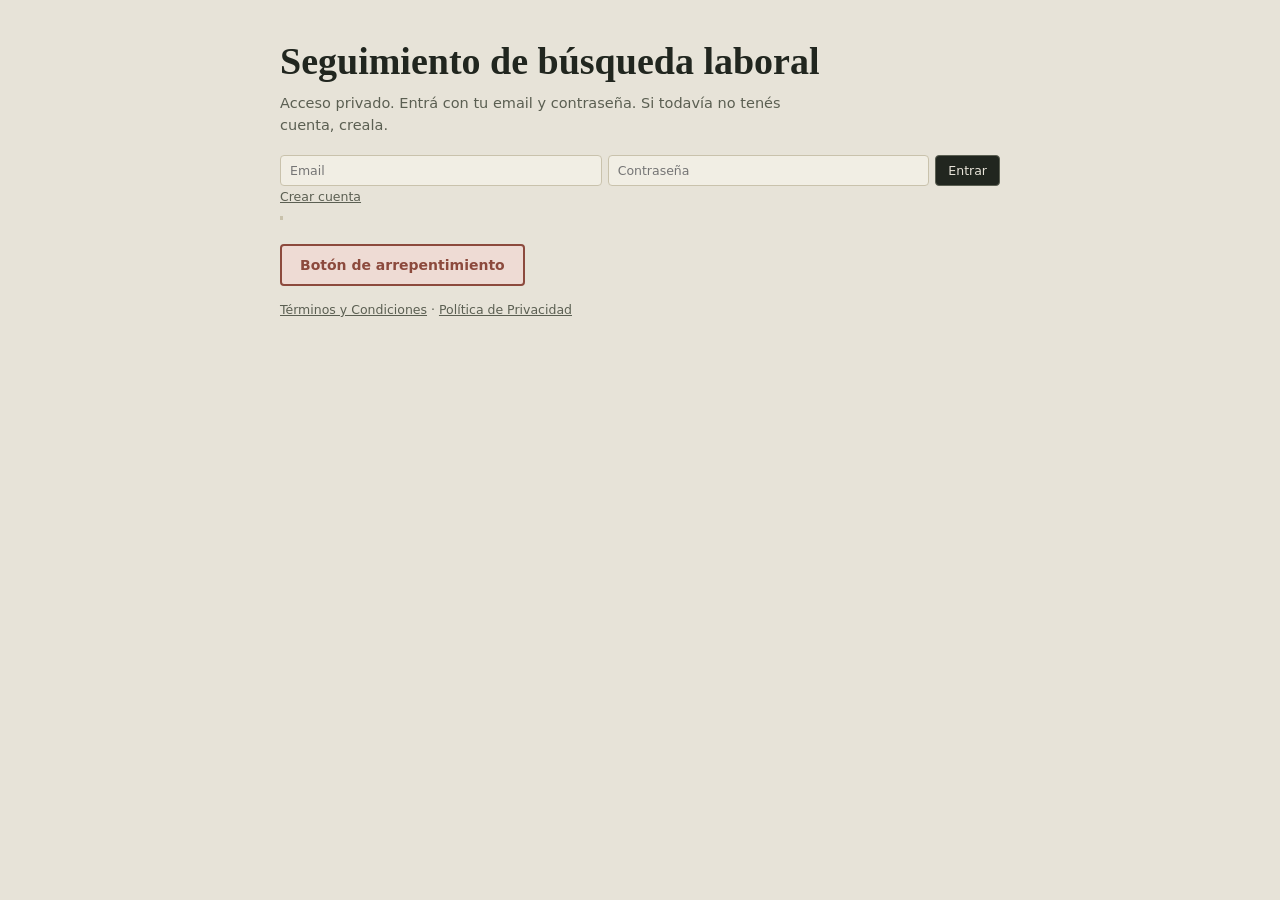
<file: pwa/index.html>
<!DOCTYPE html>
<html lang="es">
<head>
<meta charset="UTF-8">
<meta name="viewport" content="width=device-width, initial-scale=1, viewport-fit=cover">
<title>Seguimiento de búsqueda laboral</title>
<meta name="description" content="Listado diario de ofertas con estado: pendiente, postulado o descartado.">
<meta name="theme-color" content="#E7E3D8" media="(prefers-color-scheme: light)">
<meta name="theme-color" content="#1B1D19" media="(prefers-color-scheme: dark)">
<meta name="apple-mobile-web-app-capable" content="yes">
<meta name="mobile-web-app-capable" content="yes">
<meta name="apple-mobile-web-app-title" content="Búsqueda">
<link rel="manifest" href="manifest.webmanifest">
<link rel="icon" type="image/png" href="icons/icon-192.png">
<link rel="apple-touch-icon" href="icons/apple-touch-icon.png">
<link rel="stylesheet" href="styles.css">
</head>
<body>
<div class="wrap" id="login" hidden>
  <header>
    <h1>Seguimiento de búsqueda laboral</h1>
    <p class="sub">Acceso privado. Entrá con tu email y contraseña. Si todavía no tenés cuenta, creala.</p>
  </header>
  <form id="loginForm" class="add">
    <input id="loginEmail" type="email" required placeholder="Email" autocomplete="username" aria-label="Email">
    <input id="loginPass" type="password" required autocomplete="current-password" placeholder="Contraseña" aria-label="Contraseña">
    <button type="submit">Entrar</button>
  </form>
  <p class="meta"><button type="button" id="crearAbrir" class="linkbtn">Crear cuenta</button></p>
  <form id="signupForm" class="add" hidden>
    <input id="signupEmail" type="email" required placeholder="Email" autocomplete="username" aria-label="Email">
    <input id="signupPass" type="password" minlength="8" required autocomplete="new-password" placeholder="Contraseña (mín. 8)" aria-label="Contraseña nueva">
    <input id="signupPass2" type="password" minlength="8" required autocomplete="new-password" placeholder="Repetila" aria-label="Repetir contraseña">
    <label class="check"><input type="checkbox" id="signupAcepto" required> He leído y acepto los <a href="terminos.html" target="_blank" rel="noopener">Términos y Condiciones</a> y la <a href="privacidad.html" target="_blank" rel="noopener">Política de Privacidad</a>.</label>
    <button type="submit">Crear cuenta</button>
  </form>
  <p class="aviso" id="loginMsg"></p>
  <p><button type="button" class="btn-arrepentimiento" data-arrep>Botón de arrepentimiento</button></p>
  <p class="meta"><a href="terminos.html" target="_blank" rel="noopener">Términos y Condiciones</a> · <a href="privacidad.html" target="_blank" rel="noopener">Política de Privacidad</a></p>
</div>
<div class="wrap" id="app" hidden>
  <header>
    <h1>Seguimiento de búsqueda laboral</h1>
    <p class="sub">Rutina de lunes a viernes: revisar avisos nuevos y marcar el estado de cada uno. Se sincroniza entre tus dispositivos.</p>
    <div class="bar">
      <button type="button" id="ayuda">Ayuda</button>
      <button type="button" id="descargarDatos">Descargar mis datos</button>
      <button type="button" id="eliminarCuenta">Eliminar mi cuenta</button>
      <button type="button" id="logout">Cerrar sesión</button>
    </div>
    <p id="offline" hidden>Sin conexión: se muestra la última versión guardada.</p>
  </header>
  <p class="aviso" id="aviso"></p>
  <div class="tally" id="tally"></div>
  <div class="agente-barra">
    <button type="button" id="buscarAhora">Buscar ofertas ahora</button>
    <span class="meta" id="buscarMsg" role="status"></span>
  </div>
  <section class="bloque" id="plan">
    <h2>Mi plan</h2>
    <p class="desc">Plan Pro: $10.000 por mes, con renovación automática por Mercado Pago. <b>Los primeros 3 días son gratis</b> (corridos desde que te suscribís): el primer cobro es al terminar la prueba. Podés cancelar cuando quieras, sin penalidad.</p>
    <div id="planInfo"></div>
    <div class="bar">
      <button type="button" id="planSuscribir" hidden>Probar 3 días gratis · después $10.000 por mes</button>
      <button type="button" id="planCancelar" hidden>Cancelar suscripción</button>
      <button type="button" class="btn-arrepentimiento" data-arrep>Botón de arrepentimiento</button>
    </div>
    <p class="aviso" id="planMsg" hidden></p>
  </section>
  <section class="bloque" id="perfil">
    <h2>Mi perfil (CV)</h2>
    <p class="desc">Cargá tu CV: el agente lo lee para detectar tus fortalezas y oportunidades y adaptar las búsquedas de cada día. El archivo se lee en tu dispositivo y solo se guarda el texto.</p>
    <div id="perfilInfo"></div>
    <div id="eleccion" class="eleccion" hidden>
      <h3>Mis búsquedas</h3>
      <p class="meta">Elegí hasta 3 rubros donde buscar ofertas. Las opciones sugeridas salen de tu CV, y también podés elegir otros rubros.</p>
      <label>Búsqueda 1 <select id="bus1"></select></label><p class="meta" id="busInfo1"></p>
      <label>Búsqueda 2 <select id="bus2"></select></label><p class="meta" id="busInfo2"></p>
      <label>Búsqueda 3 <select id="bus3"></select></label><p class="meta" id="busInfo3"></p>
      <div class="bar"><button type="button" id="busGuardar">Guardar y buscar ofertas</button><button type="button" id="busAuto">Volver a la selección automática</button></div>
      <p class="aviso" id="busMsg" hidden></p>
    </div>
    <form class="add" id="cvForm">
      <input type="file" id="cvFile" accept=".pdf,.docx,.txt,.md" aria-label="Archivo del CV">
      <button type="button" id="cvPegar">Pegar texto</button>
    </form>
    <div id="cvEditor" hidden>
      <textarea id="cvTexto" rows="12" aria-label="Texto del CV"></textarea>
      <label class="check"><input type="checkbox" id="cvConsent"> Doy mi <b>consentimiento expreso</b> para que el texto de mi CV se trate con inteligencia artificial para analizar mi perfil y ordenar ofertas, y para que se transfiera a proveedores ubicados en el exterior (Estados Unidos y Brasil), según la <a href="privacidad.html" target="_blank" rel="noopener">Política de Privacidad</a>. Puedo retirarlo eliminando mi CV o mi cuenta.</label>
      <div class="bar"><button type="button" id="cvGuardar" disabled>Guardar CV</button><button type="button" id="cvCancelar">Cancelar</button></div>
    </div>
    <p class="aviso" id="cvMsg" hidden></p>
  </section>
  <div id="seguimiento"></div>
  <div id="bloques"></div>
  <footer>Visto el <span id="fecha"></span>. Tus estados se sincronizan; sin conexión se guardan en el dispositivo y se suben al volver. Los enlaces abren el portal original; confirmá modalidad y sueldo antes de postularte. <a href="terminos.html" target="_blank" rel="noopener">Términos</a> · <a href="privacidad.html" target="_blank" rel="noopener">Privacidad</a></footer>
</div>
<div id="instalarBanner" class="banner" role="region" aria-label="Instalar la app" hidden>
  <p id="instalarTexto"></p>
  <div class="banner-acciones">
    <button type="button" id="instalarSi" hidden>Instalar</button>
    <button type="button" id="instalarComo" hidden>Ver cómo</button>
    <button type="button" id="instalarNo">Ahora no</button>
  </div>
</div>
<dialog id="arrepentimiento" aria-labelledby="arrTitulo">
  <div class="tut-cuerpo">
    <h2 id="arrTitulo">Botón de arrepentimiento</h2>
    <p>Si contrataste el plan Pro, podés <b>revocar la contratación dentro de los 10 días corridos</b> de haberla hecho, sin costo ni responsabilidad (art. 34 de la Ley 24.240 y art. 1110 del Código Civil y Comercial).</p>
    <p>Al revocar, <b>se cancela la suscripción y el plan Pro se corta en el momento</b>. Te damos un código de identificación de tu solicitud y te devolvemos lo pagado por el mismo medio de pago.</p>
    <div id="arrAccion">
      <label class="meta" for="arrMotivo">Motivo (opcional)</label>
      <textarea id="arrMotivo" rows="3" maxlength="500"></textarea>
    </div>
    <p class="aviso" id="arrMsg" hidden></p>
  </div>
  <div class="tut-pie">
    <span></span>
    <div class="tut-botones">
      <button type="button" id="arrCerrar">Cerrar</button>
      <button type="button" id="arrConfirmar">Revocar mi contratación</button>
    </div>
  </div>
</dialog>
<dialog id="tutorial" aria-labelledby="tutTitulo">
  <div class="tut-cuerpo">
    <p class="tut-paso" id="tutPaso"></p>
    <h2 id="tutTitulo"></h2>
    <div id="tutTexto"></div>
  </div>
  <div class="tut-pie">
    <div class="tut-puntos" id="tutPuntos" aria-hidden="true"></div>
    <div class="tut-botones">
      <button type="button" id="tutOmitir" class="linkbtn">Omitir</button>
      <button type="button" id="tutAtras">Atrás</button>
      <button type="button" id="tutSiguiente">Siguiente</button>
    </div>
  </div>
</dialog>
<script src="vendor/supabase.js"></script>
<script src="cv.js"></script>
<script src="app.js"></script>
</body>
</html>
</file>
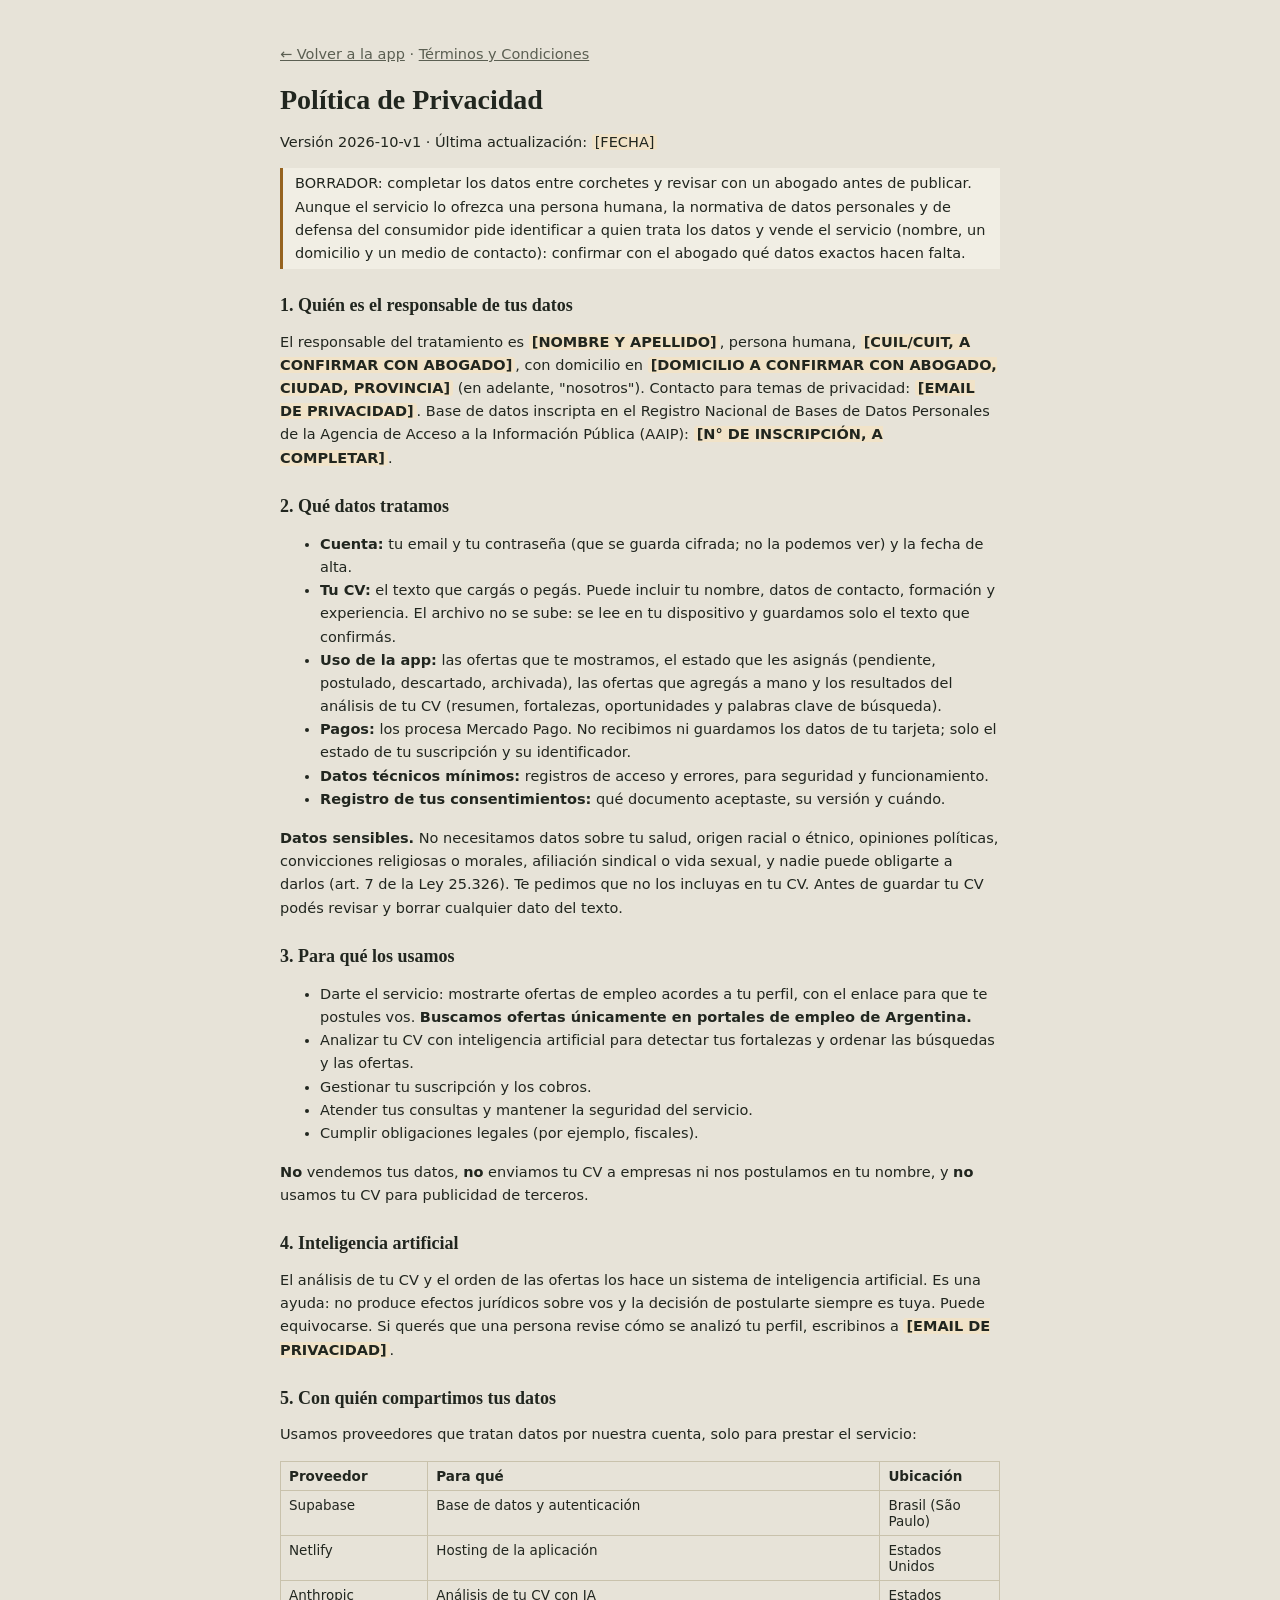
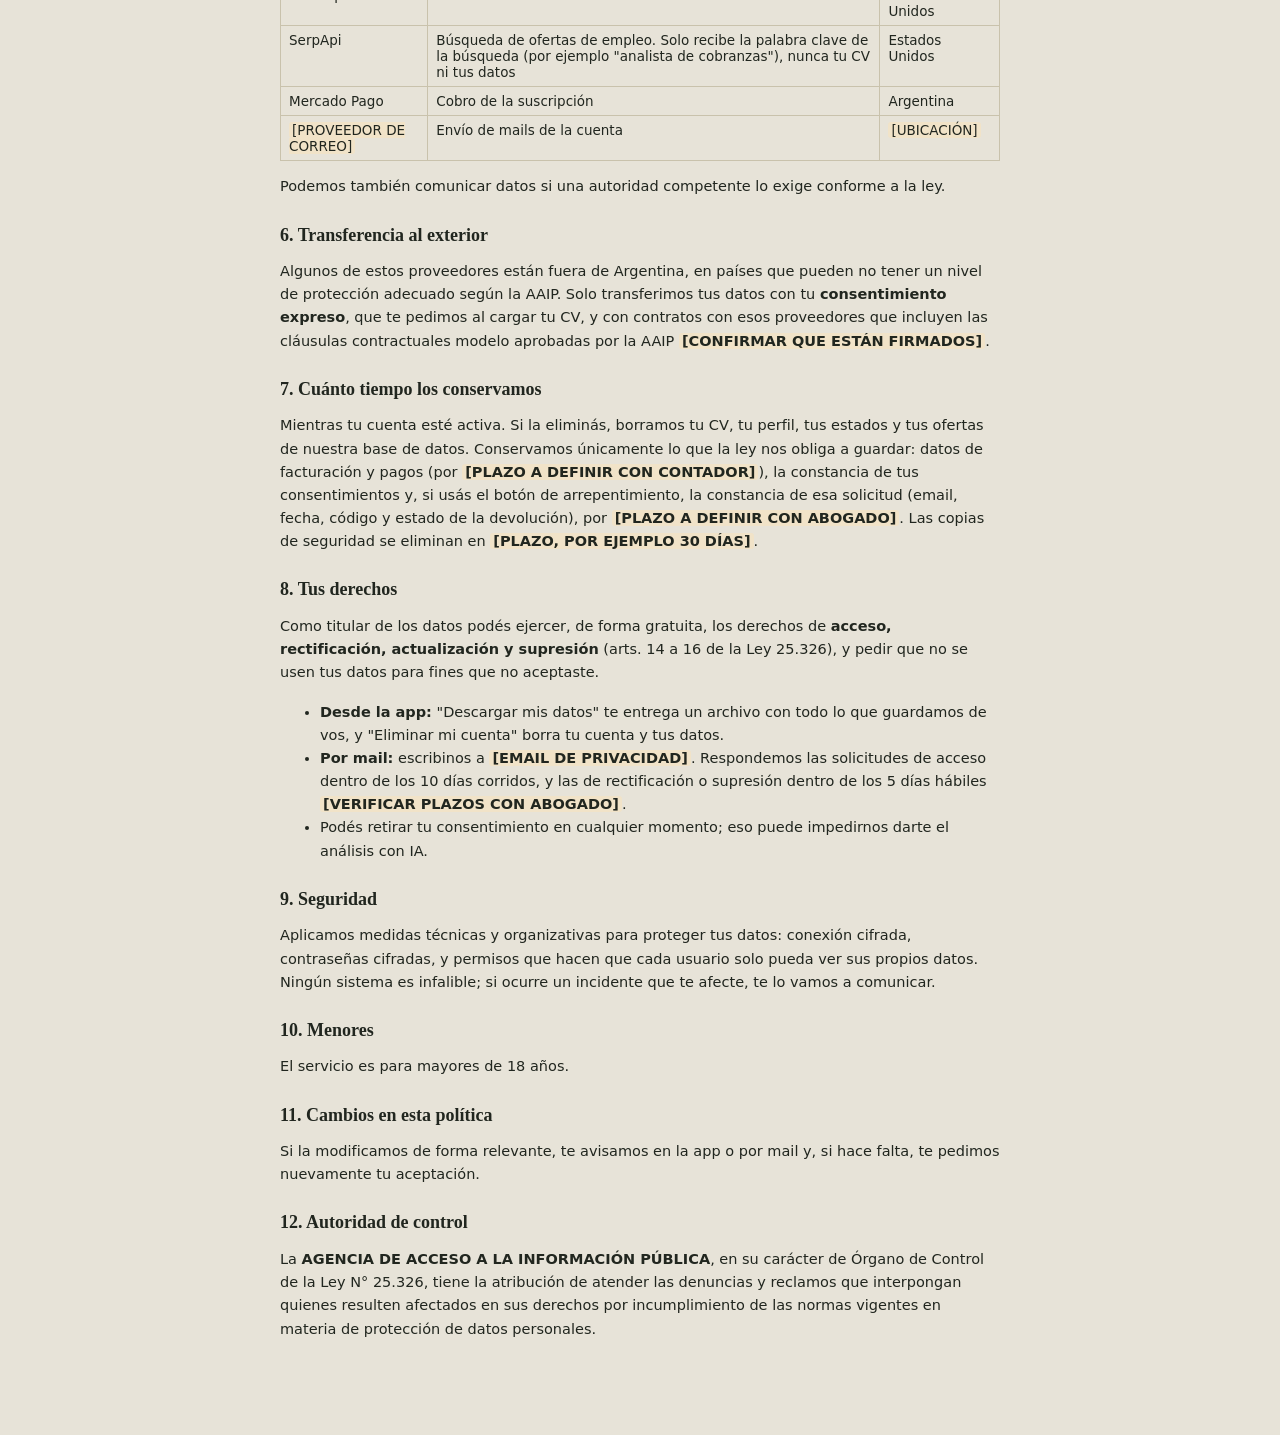
<file: pwa/privacidad.html>
<!DOCTYPE html>
<html lang="es">
<head>
<meta charset="UTF-8">
<meta name="viewport" content="width=device-width, initial-scale=1">
<title>Política de Privacidad</title>
<meta name="robots" content="noindex">
<link rel="stylesheet" href="styles.css">
</head>
<body class="legal">
<div class="wrap">
<p class="meta"><a href="./">&larr; Volver a la app</a> · <a href="terminos.html">Términos y Condiciones</a></p>
<h1>Política de Privacidad</h1>
<p>Versión 2026-10-v1 · Última actualización: <mark>[FECHA]</mark></p>
<p class="borrador">BORRADOR: completar los datos entre corchetes y revisar con un abogado antes de publicar. Aunque el servicio lo ofrezca una persona humana, la normativa de datos personales y de defensa del consumidor pide identificar a quien trata los datos y vende el servicio (nombre, un domicilio y un medio de contacto): confirmar con el abogado qué datos exactos hacen falta.</p>
<h2>1. Quién es el responsable de tus datos</h2>
<p>El responsable del tratamiento es <b><mark>[NOMBRE Y APELLIDO]</mark></b>, persona humana, <b><mark>[CUIL/CUIT, A CONFIRMAR CON ABOGADO]</mark></b>, con domicilio en <b><mark>[DOMICILIO A CONFIRMAR CON ABOGADO, CIUDAD, PROVINCIA]</mark></b> (en adelante, "nosotros"). Contacto para temas de privacidad: <b><mark>[EMAIL DE PRIVACIDAD]</mark></b>. Base de datos inscripta en el Registro Nacional de Bases de Datos Personales de la Agencia de Acceso a la Información Pública (AAIP): <b><mark>[N° DE INSCRIPCIÓN, A COMPLETAR]</mark></b>.</p>
<h2>2. Qué datos tratamos</h2>
<ul>
<li><b>Cuenta:</b> tu email y tu contraseña (que se guarda cifrada; no la podemos ver) y la fecha de alta.</li>
<li><b>Tu CV:</b> el texto que cargás o pegás. Puede incluir tu nombre, datos de contacto, formación y experiencia. El archivo no se sube: se lee en tu dispositivo y guardamos solo el texto que confirmás.</li>
<li><b>Uso de la app:</b> las ofertas que te mostramos, el estado que les asignás (pendiente, postulado, descartado, archivada), las ofertas que agregás a mano y los resultados del análisis de tu CV (resumen, fortalezas, oportunidades y palabras clave de búsqueda).</li>
<li><b>Pagos:</b> los procesa Mercado Pago. No recibimos ni guardamos los datos de tu tarjeta; solo el estado de tu suscripción y su identificador.</li>
<li><b>Datos técnicos mínimos:</b> registros de acceso y errores, para seguridad y funcionamiento.</li>
<li><b>Registro de tus consentimientos:</b> qué documento aceptaste, su versión y cuándo.</li>
</ul>
<p><b>Datos sensibles.</b> No necesitamos datos sobre tu salud, origen racial o étnico, opiniones políticas, convicciones religiosas o morales, afiliación sindical o vida sexual, y nadie puede obligarte a darlos (art. 7 de la Ley 25.326). Te pedimos que no los incluyas en tu CV. Antes de guardar tu CV podés revisar y borrar cualquier dato del texto.</p>
<h2>3. Para qué los usamos</h2>
<ul>
<li>Darte el servicio: mostrarte ofertas de empleo acordes a tu perfil, con el enlace para que te postules vos. <b>Buscamos ofertas únicamente en portales de empleo de Argentina.</b></li>
<li>Analizar tu CV con inteligencia artificial para detectar tus fortalezas y ordenar las búsquedas y las ofertas.</li>
<li>Gestionar tu suscripción y los cobros.</li>
<li>Atender tus consultas y mantener la seguridad del servicio.</li>
<li>Cumplir obligaciones legales (por ejemplo, fiscales).</li>
</ul>
<p><b>No</b> vendemos tus datos, <b>no</b> enviamos tu CV a empresas ni nos postulamos en tu nombre, y <b>no</b> usamos tu CV para publicidad de terceros.</p>
<h2>4. Inteligencia artificial</h2>
<p>El análisis de tu CV y el orden de las ofertas los hace un sistema de inteligencia artificial. Es una ayuda: no produce efectos jurídicos sobre vos y la decisión de postularte siempre es tuya. Puede equivocarse. Si querés que una persona revise cómo se analizó tu perfil, escribinos a <b><mark>[EMAIL DE PRIVACIDAD]</mark></b>.</p>
<h2>5. Con quién compartimos tus datos</h2>
<p>Usamos proveedores que tratan datos por nuestra cuenta, solo para prestar el servicio:</p>
<table><thead><tr><th>Proveedor</th><th>Para qué</th><th>Ubicación</th></tr></thead><tbody>
<tr><td>Supabase</td><td>Base de datos y autenticación</td><td>Brasil (São Paulo)</td></tr>
<tr><td>Netlify</td><td>Hosting de la aplicación</td><td>Estados Unidos</td></tr>
<tr><td>Anthropic</td><td>Análisis de tu CV con IA</td><td>Estados Unidos</td></tr>
<tr><td>SerpApi</td><td>Búsqueda de ofertas de empleo. Solo recibe la palabra clave de la búsqueda (por ejemplo "analista de cobranzas"), nunca tu CV ni tus datos</td><td>Estados Unidos</td></tr>
<tr><td>Mercado Pago</td><td>Cobro de la suscripción</td><td>Argentina</td></tr>
<tr><td><mark>[PROVEEDOR DE CORREO]</mark></td><td>Envío de mails de la cuenta</td><td><mark>[UBICACIÓN]</mark></td></tr>
</tbody></table>
<p>Podemos también comunicar datos si una autoridad competente lo exige conforme a la ley.</p>
<h2>6. Transferencia al exterior</h2>
<p>Algunos de estos proveedores están fuera de Argentina, en países que pueden no tener un nivel de protección adecuado según la AAIP. Solo transferimos tus datos con tu <b>consentimiento expreso</b>, que te pedimos al cargar tu CV, y con contratos con esos proveedores que incluyen las cláusulas contractuales modelo aprobadas por la AAIP <b><mark>[CONFIRMAR QUE ESTÁN FIRMADOS]</mark></b>.</p>
<h2>7. Cuánto tiempo los conservamos</h2>
<p>Mientras tu cuenta esté activa. Si la eliminás, borramos tu CV, tu perfil, tus estados y tus ofertas de nuestra base de datos. Conservamos únicamente lo que la ley nos obliga a guardar: datos de facturación y pagos (por <b><mark>[PLAZO A DEFINIR CON CONTADOR]</mark></b>), la constancia de tus consentimientos y, si usás el botón de arrepentimiento, la constancia de esa solicitud (email, fecha, código y estado de la devolución), por <b><mark>[PLAZO A DEFINIR CON ABOGADO]</mark></b>. Las copias de seguridad se eliminan en <b><mark>[PLAZO, POR EJEMPLO 30 DÍAS]</mark></b>.</p>
<h2>8. Tus derechos</h2>
<p>Como titular de los datos podés ejercer, de forma gratuita, los derechos de <b>acceso, rectificación, actualización y supresión</b> (arts. 14 a 16 de la Ley 25.326), y pedir que no se usen tus datos para fines que no aceptaste.</p>
<ul>
<li><b>Desde la app:</b> "Descargar mis datos" te entrega un archivo con todo lo que guardamos de vos, y "Eliminar mi cuenta" borra tu cuenta y tus datos.</li>
<li><b>Por mail:</b> escribinos a <b><mark>[EMAIL DE PRIVACIDAD]</mark></b>. Respondemos las solicitudes de acceso dentro de los 10 días corridos, y las de rectificación o supresión dentro de los 5 días hábiles <b><mark>[VERIFICAR PLAZOS CON ABOGADO]</mark></b>.</li>
<li>Podés retirar tu consentimiento en cualquier momento; eso puede impedirnos darte el análisis con IA.</li>
</ul>
<h2>9. Seguridad</h2>
<p>Aplicamos medidas técnicas y organizativas para proteger tus datos: conexión cifrada, contraseñas cifradas, y permisos que hacen que cada usuario solo pueda ver sus propios datos. Ningún sistema es infalible; si ocurre un incidente que te afecte, te lo vamos a comunicar.</p>
<h2>10. Menores</h2>
<p>El servicio es para mayores de 18 años.</p>
<h2>11. Cambios en esta política</h2>
<p>Si la modificamos de forma relevante, te avisamos en la app o por mail y, si hace falta, te pedimos nuevamente tu aceptación.</p>
<h2>12. Autoridad de control</h2>
<p>La <b>AGENCIA DE ACCESO A LA INFORMACIÓN PÚBLICA</b>, en su carácter de Órgano de Control de la Ley N° 25.326, tiene la atribución de atender las denuncias y reclamos que interpongan quienes resulten afectados en sus derechos por incumplimiento de las normas vigentes en materia de protección de datos personales.</p>
</div>
</body>
</html>
</file>
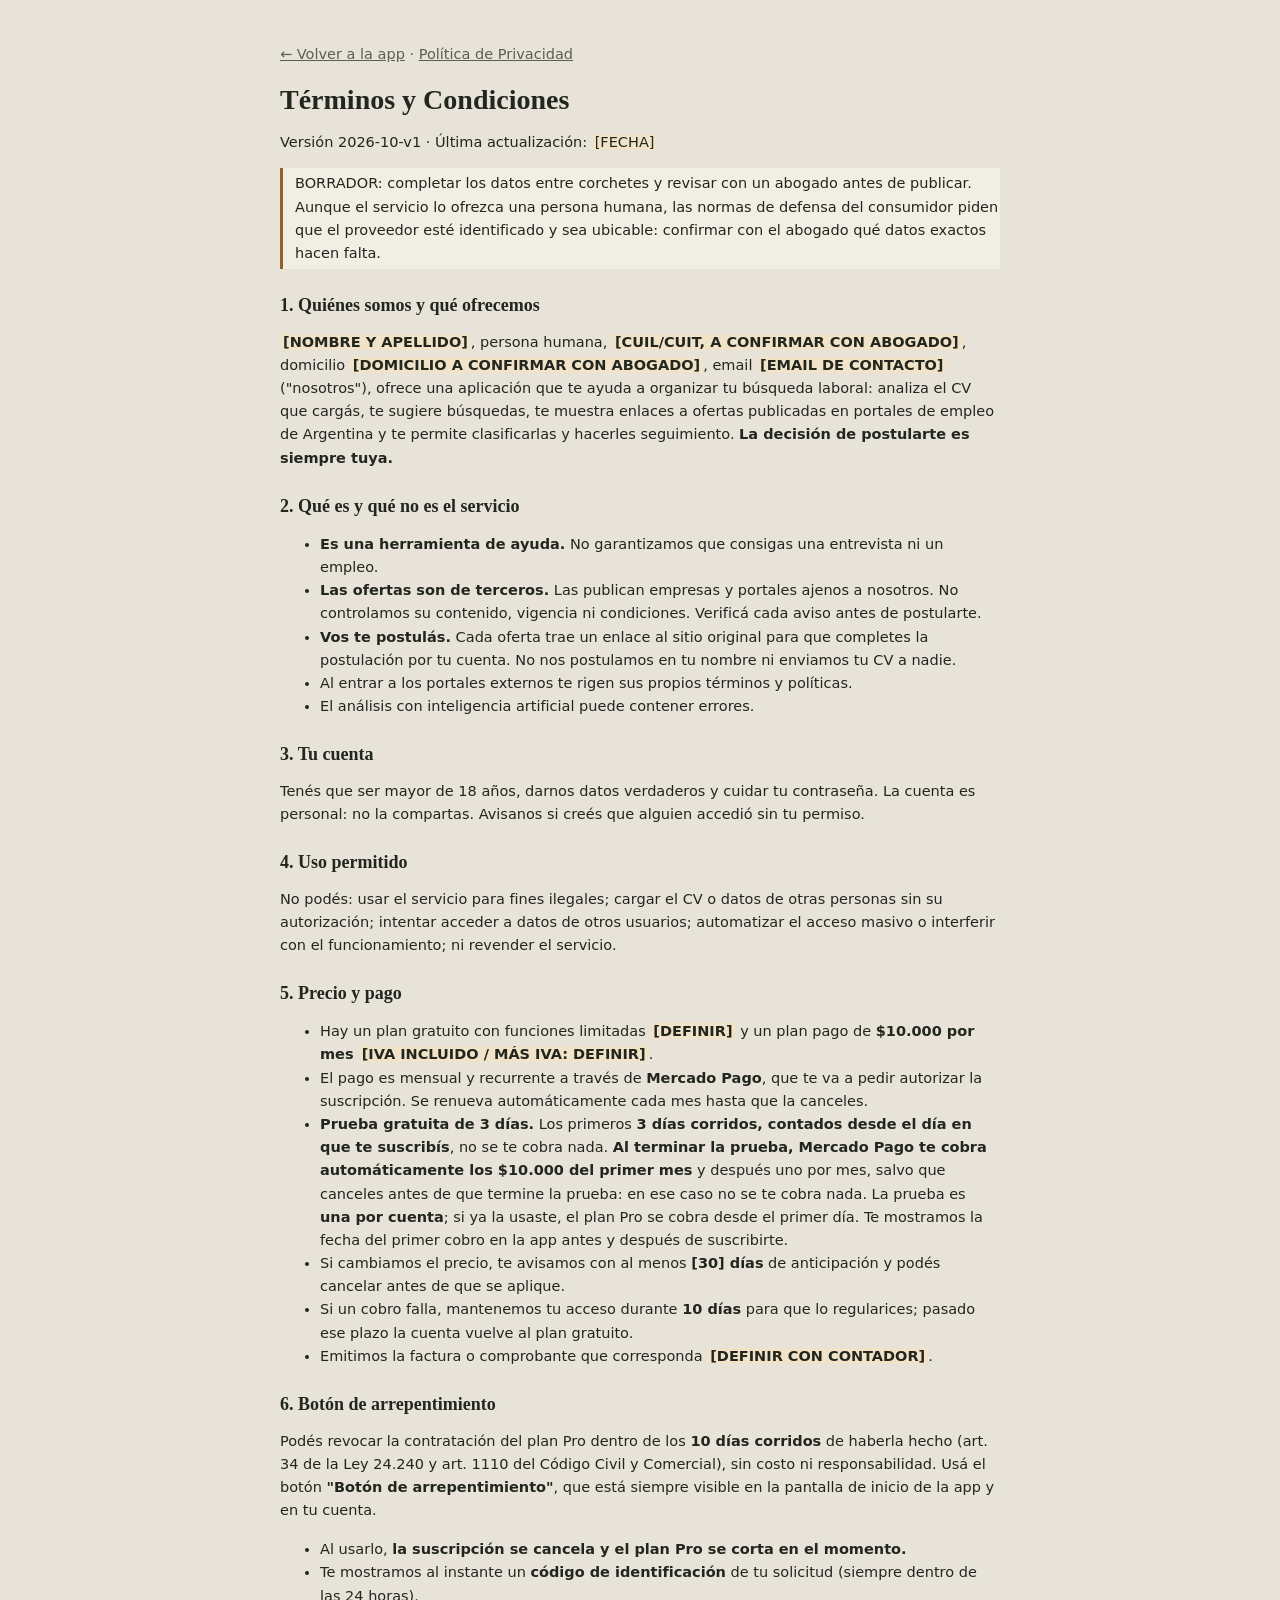
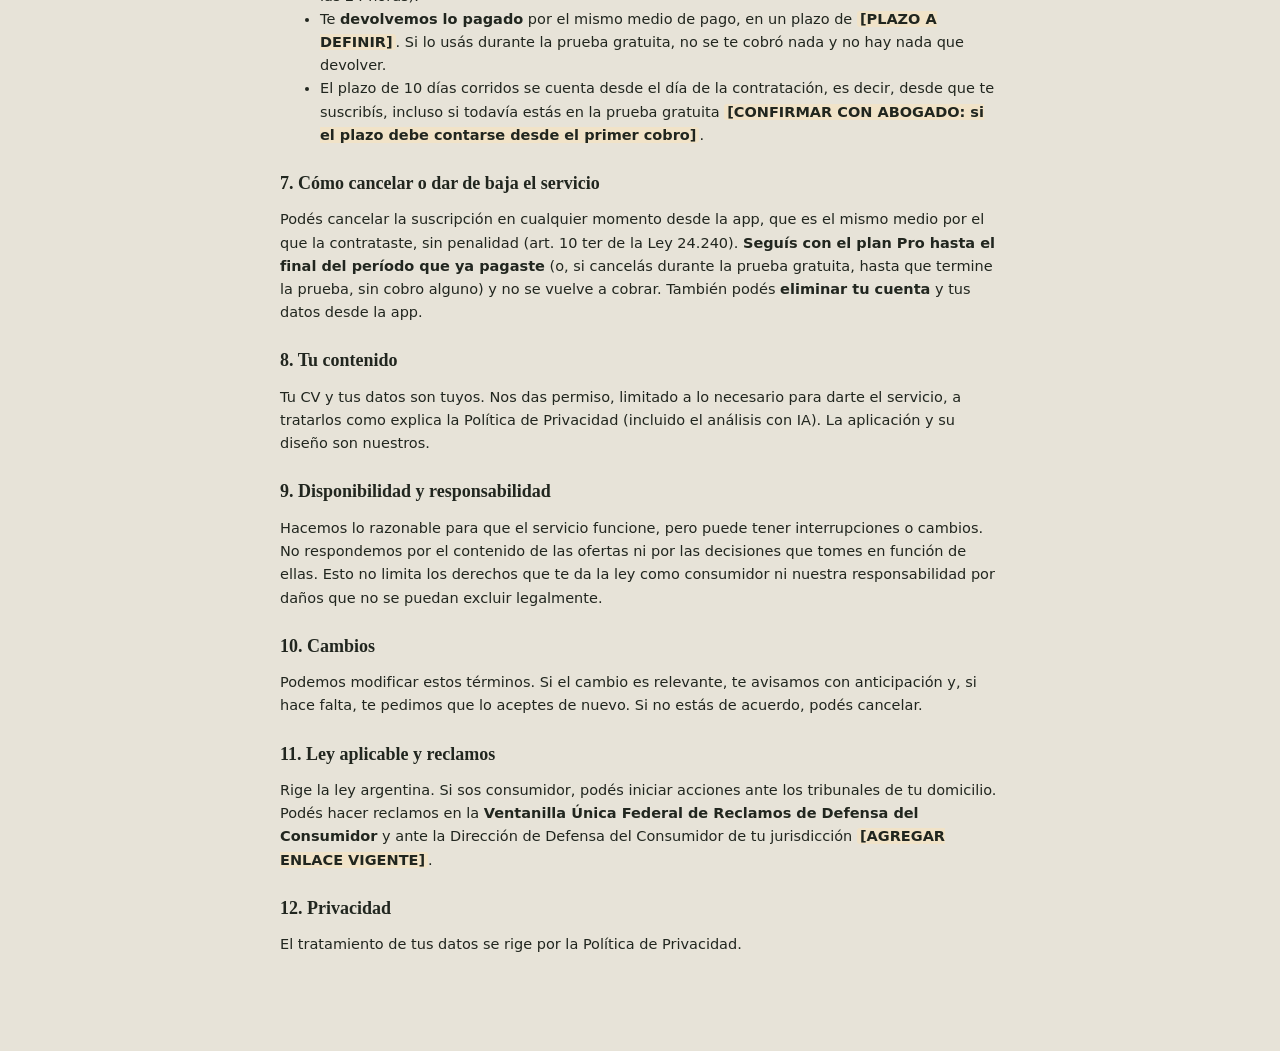
<file: pwa/terminos.html>
<!DOCTYPE html>
<html lang="es">
<head>
<meta charset="UTF-8">
<meta name="viewport" content="width=device-width, initial-scale=1">
<title>Términos y Condiciones</title>
<meta name="robots" content="noindex">
<link rel="stylesheet" href="styles.css">
</head>
<body class="legal">
<div class="wrap">
<p class="meta"><a href="./">&larr; Volver a la app</a> · <a href="privacidad.html">Política de Privacidad</a></p>
<h1>Términos y Condiciones</h1>
<p>Versión 2026-10-v1 · Última actualización: <mark>[FECHA]</mark></p>
<p class="borrador">BORRADOR: completar los datos entre corchetes y revisar con un abogado antes de publicar. Aunque el servicio lo ofrezca una persona humana, las normas de defensa del consumidor piden que el proveedor esté identificado y sea ubicable: confirmar con el abogado qué datos exactos hacen falta.</p>
<h2>1. Quiénes somos y qué ofrecemos</h2>
<p><b><mark>[NOMBRE Y APELLIDO]</mark></b>, persona humana, <b><mark>[CUIL/CUIT, A CONFIRMAR CON ABOGADO]</mark></b>, domicilio <b><mark>[DOMICILIO A CONFIRMAR CON ABOGADO]</mark></b>, email <b><mark>[EMAIL DE CONTACTO]</mark></b> ("nosotros"), ofrece una aplicación que te ayuda a organizar tu búsqueda laboral: analiza el CV que cargás, te sugiere búsquedas, te muestra enlaces a ofertas publicadas en portales de empleo de Argentina y te permite clasificarlas y hacerles seguimiento. <b>La decisión de postularte es siempre tuya.</b></p>
<h2>2. Qué es y qué no es el servicio</h2>
<ul>
<li><b>Es una herramienta de ayuda.</b> No garantizamos que consigas una entrevista ni un empleo.</li>
<li><b>Las ofertas son de terceros.</b> Las publican empresas y portales ajenos a nosotros. No controlamos su contenido, vigencia ni condiciones. Verificá cada aviso antes de postularte.</li>
<li><b>Vos te postulás.</b> Cada oferta trae un enlace al sitio original para que completes la postulación por tu cuenta. No nos postulamos en tu nombre ni enviamos tu CV a nadie.</li>
<li>Al entrar a los portales externos te rigen sus propios términos y políticas.</li>
<li>El análisis con inteligencia artificial puede contener errores.</li>
</ul>
<h2>3. Tu cuenta</h2>
<p>Tenés que ser mayor de 18 años, darnos datos verdaderos y cuidar tu contraseña. La cuenta es personal: no la compartas. Avisanos si creés que alguien accedió sin tu permiso.</p>
<h2>4. Uso permitido</h2>
<p>No podés: usar el servicio para fines ilegales; cargar el CV o datos de otras personas sin su autorización; intentar acceder a datos de otros usuarios; automatizar el acceso masivo o interferir con el funcionamiento; ni revender el servicio.</p>
<h2>5. Precio y pago</h2>
<ul>
<li>Hay un plan gratuito con funciones limitadas <b><mark>[DEFINIR]</mark></b> y un plan pago de <b>$10.000 por mes <mark>[IVA INCLUIDO / MÁS IVA: DEFINIR]</mark></b>.</li>
<li>El pago es mensual y recurrente a través de <b>Mercado Pago</b>, que te va a pedir autorizar la suscripción. Se renueva automáticamente cada mes hasta que la canceles.</li>
<li><b>Prueba gratuita de 3 días.</b> Los primeros <b>3 días corridos, contados desde el día en que te suscribís</b>, no se te cobra nada. <b>Al terminar la prueba, Mercado Pago te cobra automáticamente los $10.000 del primer mes</b> y después uno por mes, salvo que canceles antes de que termine la prueba: en ese caso no se te cobra nada. La prueba es <b>una por cuenta</b>; si ya la usaste, el plan Pro se cobra desde el primer día. Te mostramos la fecha del primer cobro en la app antes y después de suscribirte.</li>
<li>Si cambiamos el precio, te avisamos con al menos <b>[30] días</b> de anticipación y podés cancelar antes de que se aplique.</li>
<li>Si un cobro falla, mantenemos tu acceso durante <b>10 días</b> para que lo regularices; pasado ese plazo la cuenta vuelve al plan gratuito.</li>
<li>Emitimos la factura o comprobante que corresponda <b><mark>[DEFINIR CON CONTADOR]</mark></b>.</li>
</ul>
<h2>6. Botón de arrepentimiento</h2>
<p>Podés revocar la contratación del plan Pro dentro de los <b>10 días corridos</b> de haberla hecho (art. 34 de la Ley 24.240 y art. 1110 del Código Civil y Comercial), sin costo ni responsabilidad. Usá el botón <b>"Botón de arrepentimiento"</b>, que está siempre visible en la pantalla de inicio de la app y en tu cuenta.</p>
<ul>
<li>Al usarlo, <b>la suscripción se cancela y el plan Pro se corta en el momento.</b></li>
<li>Te mostramos al instante un <b>código de identificación</b> de tu solicitud (siempre dentro de las 24 horas).</li>
<li>Te <b>devolvemos lo pagado</b> por el mismo medio de pago, en un plazo de <b><mark>[PLAZO A DEFINIR]</mark></b>. Si lo usás durante la prueba gratuita, no se te cobró nada y no hay nada que devolver.</li>
<li>El plazo de 10 días corridos se cuenta desde el día de la contratación, es decir, desde que te suscribís, incluso si todavía estás en la prueba gratuita <b><mark>[CONFIRMAR CON ABOGADO: si el plazo debe contarse desde el primer cobro]</mark></b>.</li>
</ul>
<h2>7. Cómo cancelar o dar de baja el servicio</h2>
<p>Podés cancelar la suscripción en cualquier momento desde la app, que es el mismo medio por el que la contrataste, sin penalidad (art. 10 ter de la Ley 24.240). <b>Seguís con el plan Pro hasta el final del período que ya pagaste</b> (o, si cancelás durante la prueba gratuita, hasta que termine la prueba, sin cobro alguno) y no se vuelve a cobrar. También podés <b>eliminar tu cuenta</b> y tus datos desde la app.</p>
<h2>8. Tu contenido</h2>
<p>Tu CV y tus datos son tuyos. Nos das permiso, limitado a lo necesario para darte el servicio, a tratarlos como explica la Política de Privacidad (incluido el análisis con IA). La aplicación y su diseño son nuestros.</p>
<h2>9. Disponibilidad y responsabilidad</h2>
<p>Hacemos lo razonable para que el servicio funcione, pero puede tener interrupciones o cambios. No respondemos por el contenido de las ofertas ni por las decisiones que tomes en función de ellas. Esto no limita los derechos que te da la ley como consumidor ni nuestra responsabilidad por daños que no se puedan excluir legalmente.</p>
<h2>10. Cambios</h2>
<p>Podemos modificar estos términos. Si el cambio es relevante, te avisamos con anticipación y, si hace falta, te pedimos que lo aceptes de nuevo. Si no estás de acuerdo, podés cancelar.</p>
<h2>11. Ley aplicable y reclamos</h2>
<p>Rige la ley argentina. Si sos consumidor, podés iniciar acciones ante los tribunales de tu domicilio. Podés hacer reclamos en la <b>Ventanilla Única Federal de Reclamos de Defensa del Consumidor</b> y ante la Dirección de Defensa del Consumidor de tu jurisdicción <b><mark>[AGREGAR ENLACE VIGENTE]</mark></b>.</p>
<h2>12. Privacidad</h2>
<p>El tratamiento de tus datos se rige por la Política de Privacidad.</p>
</div>
</body>
</html>
</file>
<file: pwa/styles.css>
:root {
  --paper: #E7E3D8; --ink: #21261F; --ink-soft: #5B5F52; --line: #C9C2AC; --card: #F1EEE4;
  --pendiente: #96631F; --pendiente-bg: #F1E3C8;
  --postulado: #2E5D42; --postulado-bg: #D9E7DD;
  --descartado: #8C4A3D; --descartado-bg: #EEDBD4;
  --radius: 4px;
}
@media (prefers-color-scheme: dark) {
  :root:not([data-theme="light"]) {
    --paper: #1B1D19; --ink: #ECE7DA; --ink-soft: #A7A395; --line: #3A3A32; --card: #23241E;
    --pendiente: #D8A34E; --pendiente-bg: #3A2F1A;
    --postulado: #74C79A; --postulado-bg: #1E3327;
    --descartado: #D98A78; --descartado-bg: #3A2420;
  }
}
:root[data-theme="dark"] {
  --paper: #1B1D19; --ink: #ECE7DA; --ink-soft: #A7A395; --line: #3A3A32; --card: #23241E;
  --pendiente: #D8A34E; --pendiente-bg: #3A2F1A;
  --postulado: #74C79A; --postulado-bg: #1E3327;
  --descartado: #D98A78; --descartado-bg: #3A2420;
}
* { box-sizing: border-box; }
html, body { margin: 0; padding: 0; height: 100%; }
body {
  background: var(--paper); color: var(--ink);
  font-family: system-ui, -apple-system, 'Segoe UI', Roboto, sans-serif;
  padding-top: env(safe-area-inset-top, 0px); padding-bottom: env(safe-area-inset-bottom, 0px);
}
.wrap { max-width: 760px; margin: 0 auto; padding: 40px 20px 80px; }
header h1 { font-family: Georgia, 'Times New Roman', serif; font-weight: 600; font-size: clamp(26px, 5vw, 38px); line-height: 1.15; margin: 0 0 8px; }
header p.sub { color: var(--ink-soft); margin: 0 0 18px; max-width: 58ch; line-height: 1.55; font-size: 14.5px; }
.aviso { font-size: 13px; color: var(--ink-soft); border-left: 3px solid var(--line); padding: 2px 0 2px 12px; margin: 0 0 24px; max-width: 62ch; line-height: 1.5; }
.tally { display: flex; gap: 10px; flex-wrap: wrap; margin-bottom: 34px; }
.tally span { font-size: 13px; padding: 5px 11px; border-radius: var(--radius); border: 1px solid var(--line); }
.tally .n { font-weight: 700; }
section.bloque { margin-bottom: 42px; border-top: 1px solid var(--line); padding-top: 18px; }
section.bloque h2 { font-family: Georgia, 'Times New Roman', serif; font-size: 21px; font-weight: 600; margin: 0 0 3px; }
section.bloque .desc { color: var(--ink-soft); font-size: 13px; margin: 0 0 16px; }
.item { display: flex; justify-content: space-between; align-items: flex-start; gap: 14px; padding: 13px 0; border-bottom: 1px solid var(--line); }
.item.descartado .titulo, .item.descartado .empresa { text-decoration: line-through; color: var(--ink-soft); }
.info { flex: 1; min-width: 0; }
.titulo { font-weight: 600; font-size: 14.5px; }
.meta { font-size: 12.5px; color: var(--ink-soft); margin-top: 3px; }
.meta a { color: inherit; text-decoration: underline; }
.tag { display: inline-block; font-size: 11px; padding: 1px 7px; border: 1px solid var(--line); border-radius: 999px; margin-left: 6px; }
.tag.nuevo { border-color: var(--postulado); color: var(--postulado); }
.status { display: flex; gap: 4px; flex-shrink: 0; flex-wrap: wrap; justify-content: flex-end; }
.status button {
  font-family: inherit; font-size: 12px; padding: 6px 9px; border-radius: var(--radius);
  border: 1px solid var(--line); background: var(--card); color: var(--ink-soft); cursor: pointer;
}
.status button:hover { border-color: var(--ink-soft); }
.status button:focus-visible { outline: 2px solid var(--ink-soft); outline-offset: 1px; }
.status button[data-s="pendiente"].active { background: var(--pendiente-bg); color: var(--pendiente); border-color: var(--pendiente); }
.status button[data-s="postulado"].active { background: var(--postulado-bg); color: var(--postulado); border-color: var(--postulado); }
.status button[data-s="descartado"].active { background: var(--descartado-bg); color: var(--descartado); border-color: var(--descartado); }
.status button.arch { border-style: dashed; }
.status button.remove { border: none; background: none; font-size: 15px; padding: 4px 6px; }
details.archivo { margin-top: 12px; }
details.archivo summary { cursor: pointer; font-size: 12.5px; color: var(--ink-soft); padding: 6px 0; }
details.archivo .item { opacity: .85; }
form.add { margin-top: 12px; display: flex; flex-wrap: wrap; gap: 6px; }
form.add input { flex: 1 1 130px; font-family: inherit; font-size: 12.5px; padding: 7px 9px; border: 1px solid var(--line); border-radius: var(--radius); background: var(--card); color: var(--ink); }
form.add button { font-family: inherit; font-size: 12.5px; padding: 7px 12px; border-radius: var(--radius); border: 1px solid var(--ink-soft); background: var(--ink); color: var(--paper); cursor: pointer; }
  .tag.vig-ok { border-color: var(--postulado); color: var(--postulado); }
  .tag.vig-no { border-color: var(--descartado); color: var(--descartado); }
  .tag.vig-nv { color: var(--ink-soft); }
footer { color: var(--ink-soft); font-size: 12px; margin-top: 26px; line-height: 1.5; }
@media (max-width: 480px) { .item { flex-direction: column; } .status { align-self: flex-start; justify-content: flex-start; } }

header .bar { display: flex; gap: 6px; flex-wrap: wrap; margin: 0 0 18px; }
header .bar button { font-family: inherit; font-size: 12.5px; padding: 6px 10px; border-radius: var(--radius); border: 1px solid var(--line); background: var(--card); color: var(--ink); cursor: pointer; }
#install[hidden], #offline[hidden] { display: none; }
#offline { font-size: 12px; color: var(--pendiente); margin: 0 0 12px; }
details.archivo.desc-box summary { color: var(--descartado); }

#cvEditor textarea { width: 100%; font-family: inherit; font-size: 12.5px; padding: 8px 10px; border: 1px solid var(--line); border-radius: var(--radius); background: var(--card); color: var(--ink); margin-top: 10px; resize: vertical; }
#cvEditor .bar { margin: 8px 0 0; }
#cvEditor .bar button { font-family: inherit; font-size: 12.5px; padding: 7px 12px; border-radius: var(--radius); border: 1px solid var(--line); background: var(--card); color: var(--ink); cursor: pointer; }
#cvEditor .bar button#cvGuardar { background: var(--ink); color: var(--paper); border-color: var(--ink-soft); }
form#cvForm button { background: var(--card); color: var(--ink); border-color: var(--line); }
#eleccion { margin-top: 16px; }
#eleccion h3 { font-size: 13px; margin: 12px 0 4px; }
#eleccion label { display: grid; gap: 4px; font-size: 12.5px; margin-top: 10px; }
#eleccion select { font-family: inherit; font-size: 13px; padding: 7px 8px; border: 1px solid var(--line); border-radius: var(--radius); background: var(--card); color: var(--ink); max-width: 100%; }
#eleccion .bar { display: flex; gap: 6px; flex-wrap: wrap; margin: 12px 0 0; }
#eleccion .bar button { font-family: inherit; font-size: 12.5px; padding: 7px 12px; border-radius: var(--radius); border: 1px solid var(--line); background: var(--card); color: var(--ink); cursor: pointer; }
#eleccion .bar button#busGuardar { background: var(--ink); color: var(--paper); border-color: var(--ink-soft); }
#eleccion .bar button:disabled { opacity: .5; cursor: not-allowed; }
#perfilInfo .analisis h3 { font-size: 13px; margin: 12px 0 4px; }
#perfilInfo ul { margin: 0; padding-left: 18px; line-height: 1.5; font-size: 13px; }

.linkbtn { font-family: inherit; font-size: 12.5px; background: none; border: none; color: var(--ink-soft); text-decoration: underline; cursor: pointer; padding: 0; }
#login form.add input[type=password], #login form.add input[type=email] { min-width: 180px; }
#passForm button[type=button] { font-family: inherit; font-size: 12.5px; padding: 7px 12px; border-radius: var(--radius); border: 1px solid var(--line); background: var(--card); color: var(--ink); cursor: pointer; }

[hidden] { display: none !important; }

.tally button { font-family: inherit; font-size: 13px; padding: 5px 11px; border-radius: var(--radius); border: 1px solid var(--line); background: var(--card); color: var(--ink-soft); cursor: pointer; }
.tally button.on { background: var(--ink); color: var(--paper); border-color: var(--ink); }
.tally .resumen { border: none; padding-left: 4px; color: var(--ink-soft); align-self: center; }

.banner { position: fixed; left: 12px; right: 12px; bottom: calc(12px + env(safe-area-inset-bottom, 0px)); z-index: 20; max-width: 560px; margin: 0 auto; background: var(--ink); color: var(--paper); border-radius: 8px; padding: 12px 14px; box-shadow: 0 6px 24px rgba(0,0,0,.25); }
.banner p { margin: 0 0 10px; font-size: 13px; line-height: 1.45; }
.banner-acciones { display: flex; gap: 8px; justify-content: flex-end; }
.banner button { font-family: inherit; font-size: 13px; padding: 7px 12px; border-radius: var(--radius); border: 1px solid var(--paper); background: transparent; color: var(--paper); cursor: pointer; }
.banner button#instalarSi, .banner button#instalarComo { background: var(--paper); color: var(--ink); }

dialog#tutorial { border: 1px solid var(--line); border-radius: 10px; background: var(--paper); color: var(--ink); padding: 0; width: min(560px, calc(100vw - 24px)); max-height: calc(100vh - 24px); overflow: auto; }
dialog#tutorial::backdrop { background: rgba(0,0,0,.55); }
.tut-cuerpo { padding: 22px 22px 8px; }
.tut-paso { margin: 0 0 4px; font-size: 12px; color: var(--ink-soft); }
#tutTitulo { font-family: Georgia, 'Times New Roman', serif; font-size: 22px; font-weight: 600; margin: 0 0 12px; }
#tutTexto { font-size: 14px; line-height: 1.55; }
#tutTexto p { margin: 0 0 10px; }
#tutTexto ul, #tutTexto ol { margin: 0 0 10px; padding-left: 20px; }
#tutTexto li { margin-bottom: 4px; }
.tut-pie { position: sticky; bottom: 0; display: flex; justify-content: space-between; align-items: center; gap: 12px; flex-wrap: wrap; padding: 12px 22px 18px; background: var(--paper); border-top: 1px solid var(--line); }
.tut-puntos { display: flex; gap: 6px; }
.tut-puntos span { width: 8px; height: 8px; border-radius: 50%; background: var(--line); }
.tut-puntos span.on { background: var(--ink); }
.tut-botones { display: flex; gap: 8px; align-items: center; }
.tut-botones button:not(.linkbtn) { font-family: inherit; font-size: 13px; padding: 8px 14px; border-radius: var(--radius); border: 1px solid var(--line); background: var(--card); color: var(--ink); cursor: pointer; }
.tut-botones button#tutSiguiente { background: var(--ink); color: var(--paper); border-color: var(--ink); }

body.legal h1 { font-family: Georgia, 'Times New Roman', serif; font-size: 28px; margin: 18px 0 6px; }
body.legal h2 { font-family: Georgia, 'Times New Roman', serif; font-size: 18px; margin: 26px 0 6px; }
body.legal p, body.legal li { font-size: 14.5px; line-height: 1.6; }
body.legal table { border-collapse: collapse; width: 100%; font-size: 13.5px; margin: 10px 0; }
body.legal th, body.legal td { border: 1px solid var(--line); padding: 6px 8px; text-align: left; vertical-align: top; }
body.legal mark { background: #F1E3C8; color: #21261F; padding: 0 3px; border-radius: 3px; }
body.legal p.borrador { border-left: 3px solid var(--pendiente); padding: 4px 0 4px 12px; background: var(--card); }

label.check { flex-basis: 100%; display: flex; gap: 8px; align-items: flex-start; font-size: 12.5px; line-height: 1.45; color: var(--ink-soft); margin: 4px 0; }
label.check input { flex: 0 0 auto; margin-top: 2px; }
label.check a { color: inherit; text-decoration: underline; }
#cvEditor label.check { margin-top: 10px; }
#cvEditor .bar button:disabled { opacity: .5; cursor: not-allowed; }
details.portales { margin: 0 0 12px; }
details.portales summary { cursor: pointer; font-size: 12.5px; color: var(--ink-soft); padding: 4px 0; }
.portales-cuerpo { padding: 6px 0 2px; }
.portales-cuerpo select { font-family: inherit; font-size: 12.5px; padding: 5px 7px; border: 1px solid var(--line); border-radius: var(--radius); background: var(--card); color: var(--ink); max-width: 100%; }
.portales-links { display: flex; gap: 6px; flex-wrap: wrap; margin: 8px 0; }
a.btn-portal { font-size: 12.5px; padding: 6px 11px; border-radius: var(--radius); border: 1px solid var(--ink-soft); background: var(--ink); color: var(--paper); text-decoration: none; }
a.btn-portal:hover { opacity: .9; }

button.btn-arrepentimiento { font-family: inherit; font-size: 14px; font-weight: 600; padding: 11px 18px; border-radius: var(--radius); border: 2px solid var(--descartado); background: var(--descartado-bg); color: var(--descartado); cursor: pointer; }
button.btn-arrepentimiento:hover { filter: brightness(0.97); }
#plan .bar { display: flex; gap: 6px; flex-wrap: wrap; margin: 12px 0 0; }
#plan .bar button:not(.btn-arrepentimiento) { font-family: inherit; font-size: 12.5px; padding: 8px 12px; border-radius: var(--radius); border: 1px solid var(--line); background: var(--card); color: var(--ink); cursor: pointer; }
#plan .bar button#planSuscribir { background: var(--ink); color: var(--paper); border-color: var(--ink); }
dialog#arrepentimiento { border: 1px solid var(--line); border-radius: 10px; background: var(--paper); color: var(--ink); padding: 0; width: min(560px, calc(100vw - 24px)); max-height: calc(100vh - 24px); overflow: auto; }
dialog#arrepentimiento::backdrop { background: rgba(0,0,0,.55); }
dialog#arrepentimiento h2 { font-family: Georgia, 'Times New Roman', serif; font-size: 22px; margin: 0 0 10px; }
dialog#arrepentimiento p { font-size: 14px; line-height: 1.55; }
dialog#arrepentimiento textarea { width: 100%; font-family: inherit; font-size: 13px; padding: 8px 10px; border: 1px solid var(--line); border-radius: var(--radius); background: var(--card); color: var(--ink); margin-top: 4px; }
#arrConfirmar { background: var(--descartado-bg) !important; color: var(--descartado) !important; border-color: var(--descartado) !important; }

.agente-barra { display: flex; align-items: center; gap: 12px; flex-wrap: wrap; margin: -14px 0 28px; }
.agente-barra button { font-family: inherit; font-size: 13px; font-weight: 600; padding: 9px 16px; border-radius: var(--radius); border: 1px solid var(--ink); background: var(--ink); color: var(--paper); cursor: pointer; }
.agente-barra button:disabled { opacity: .6; cursor: wait; }
</file>
